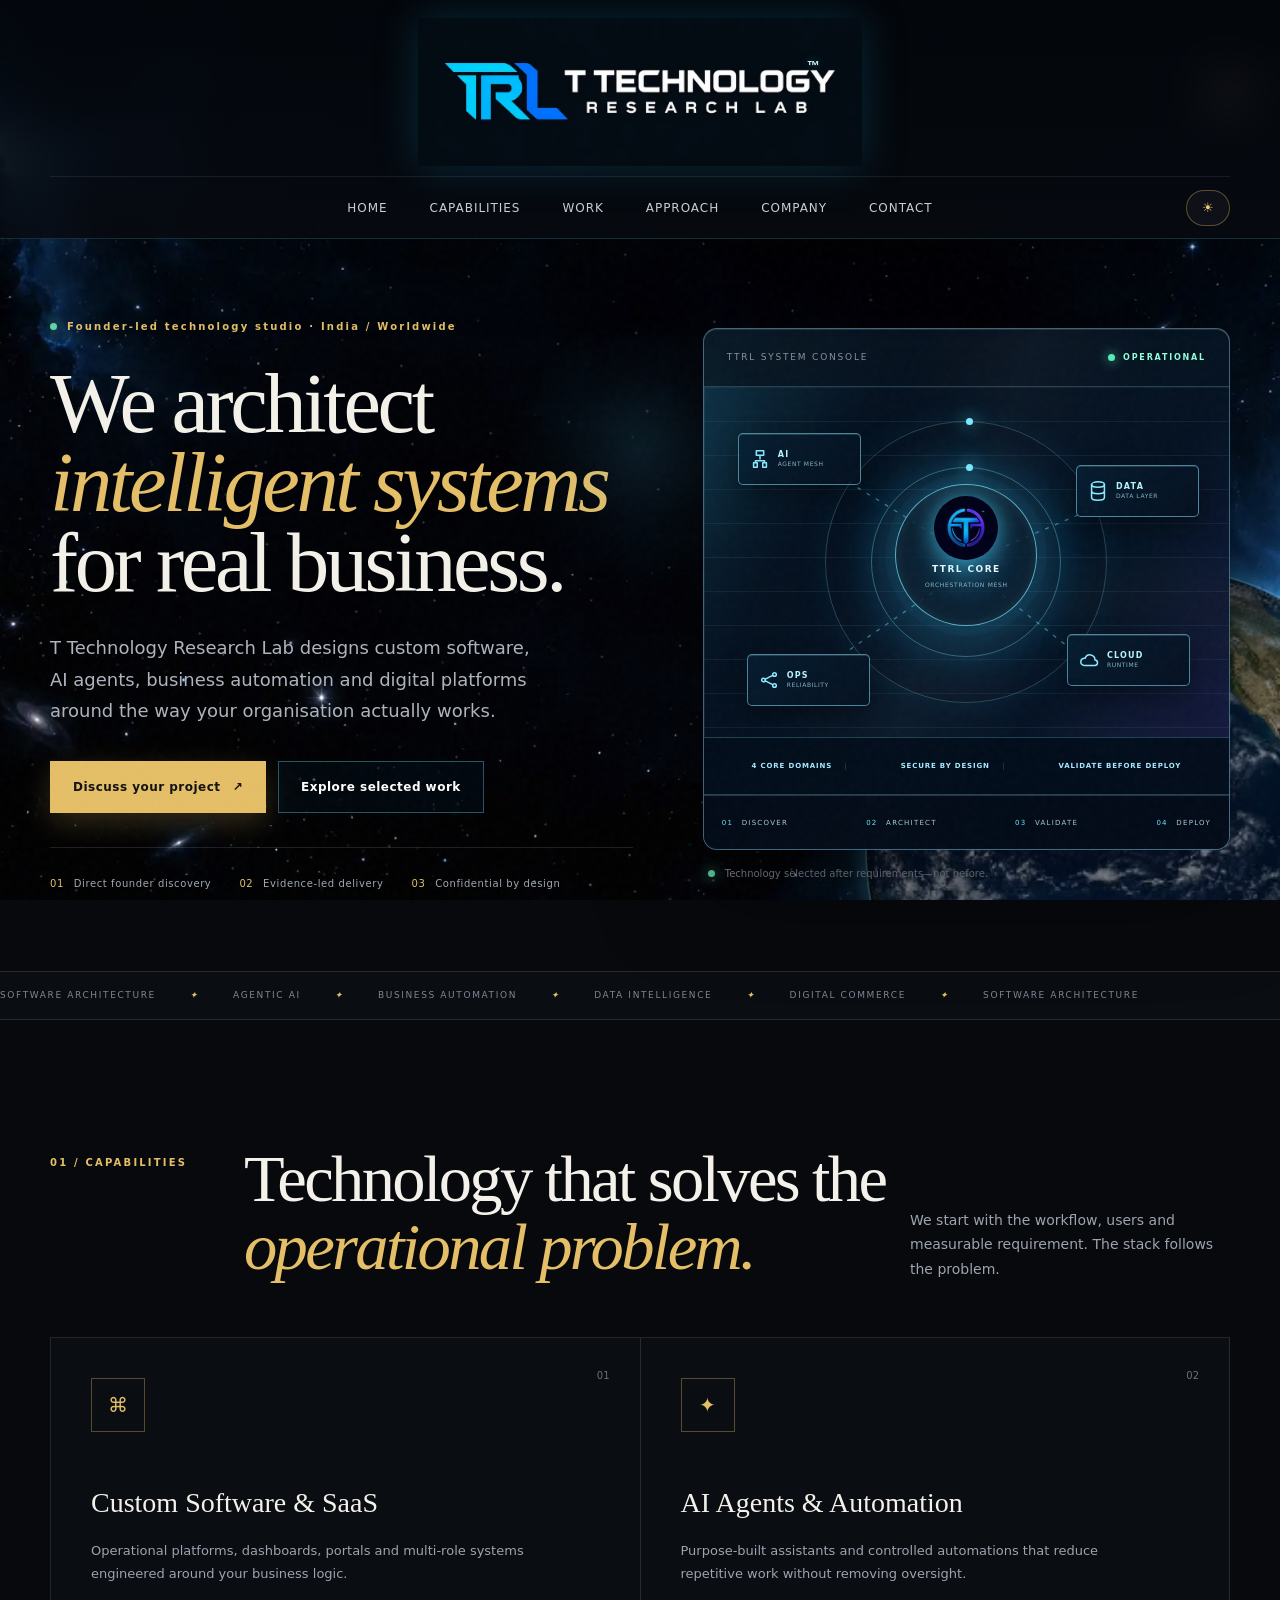
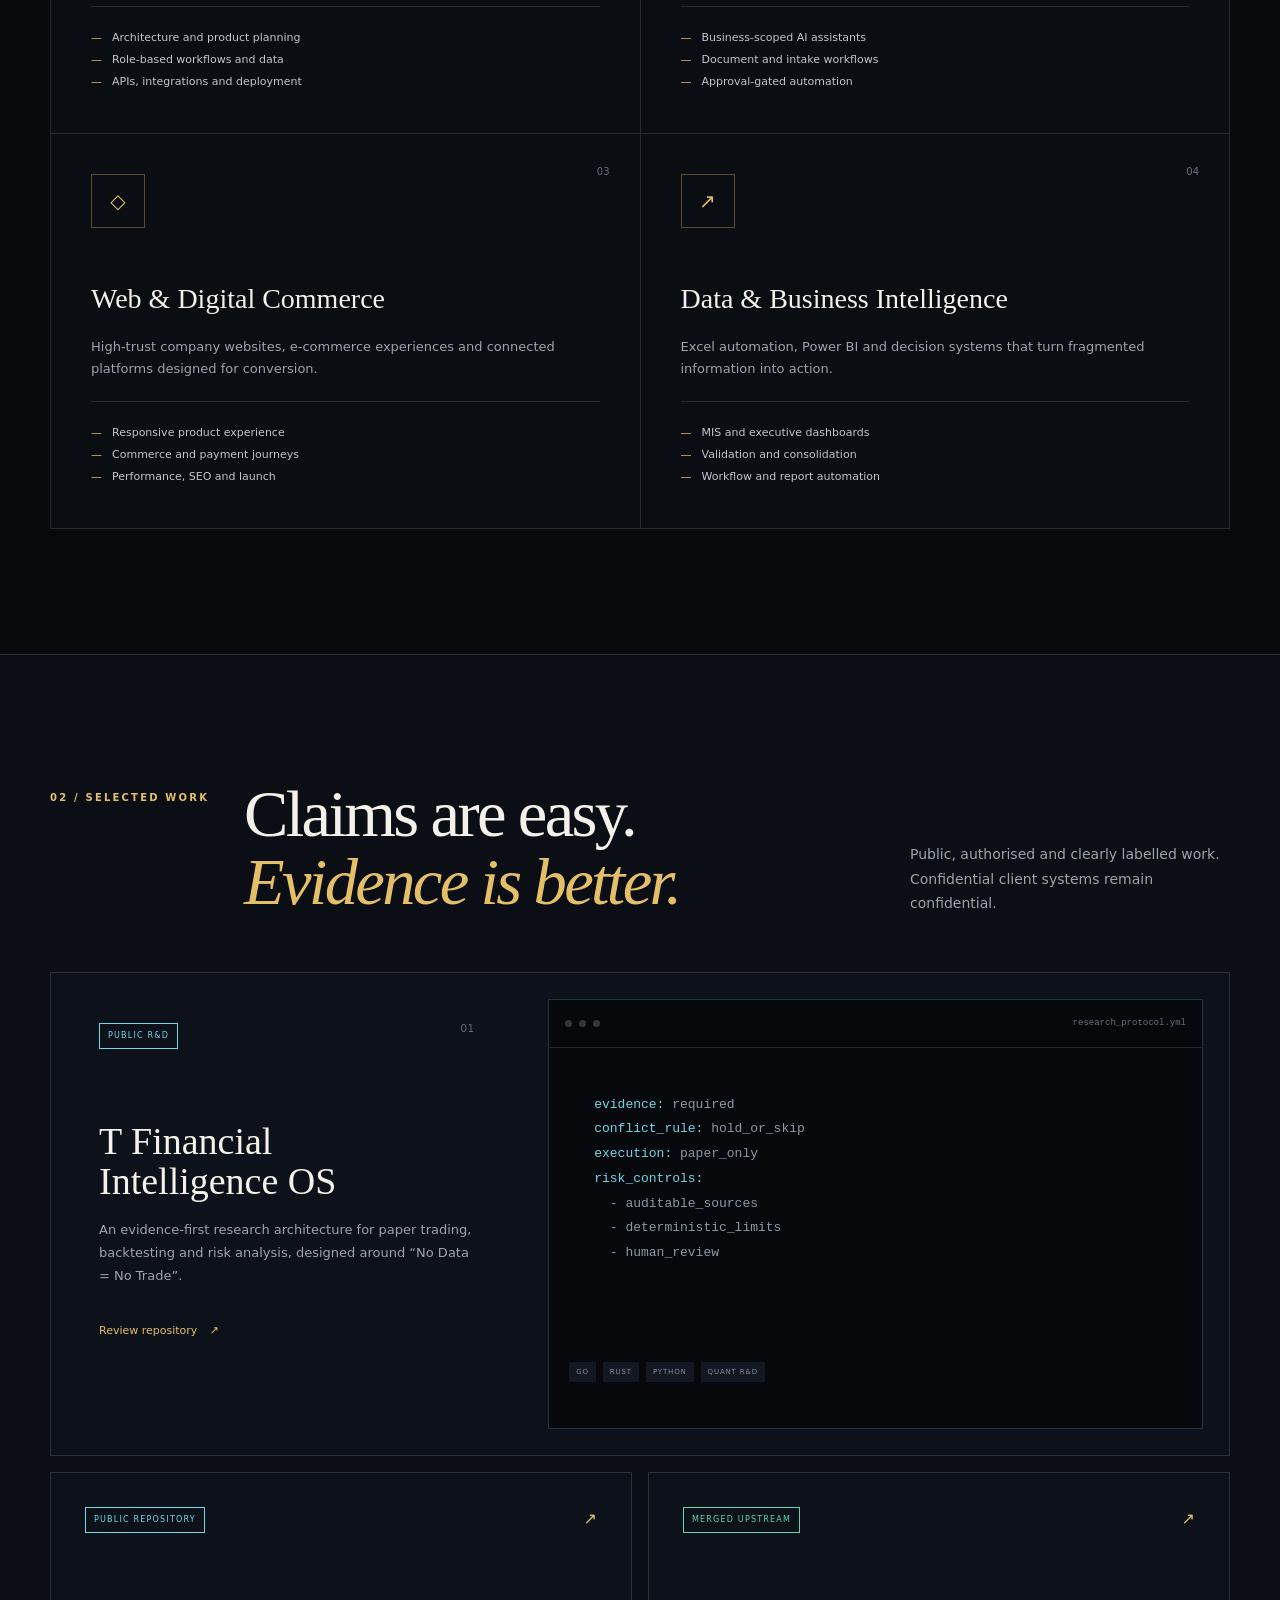
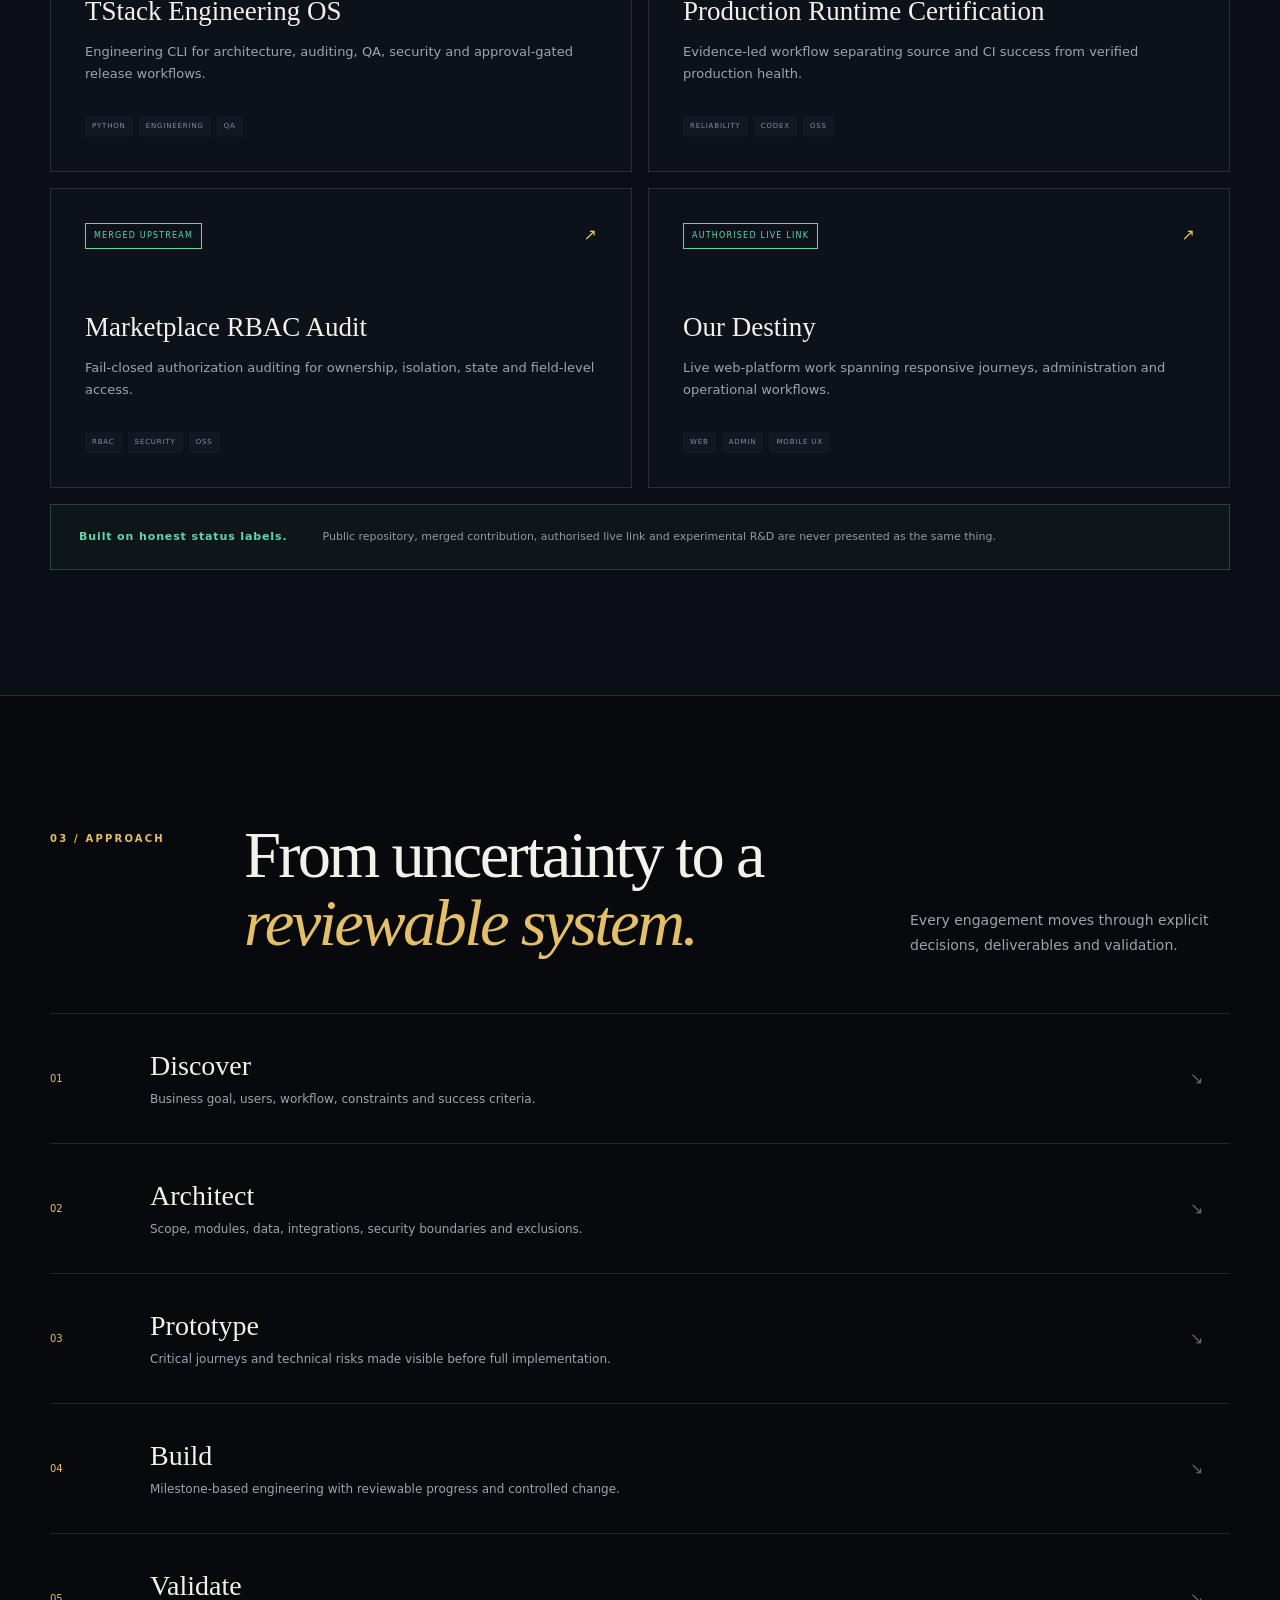
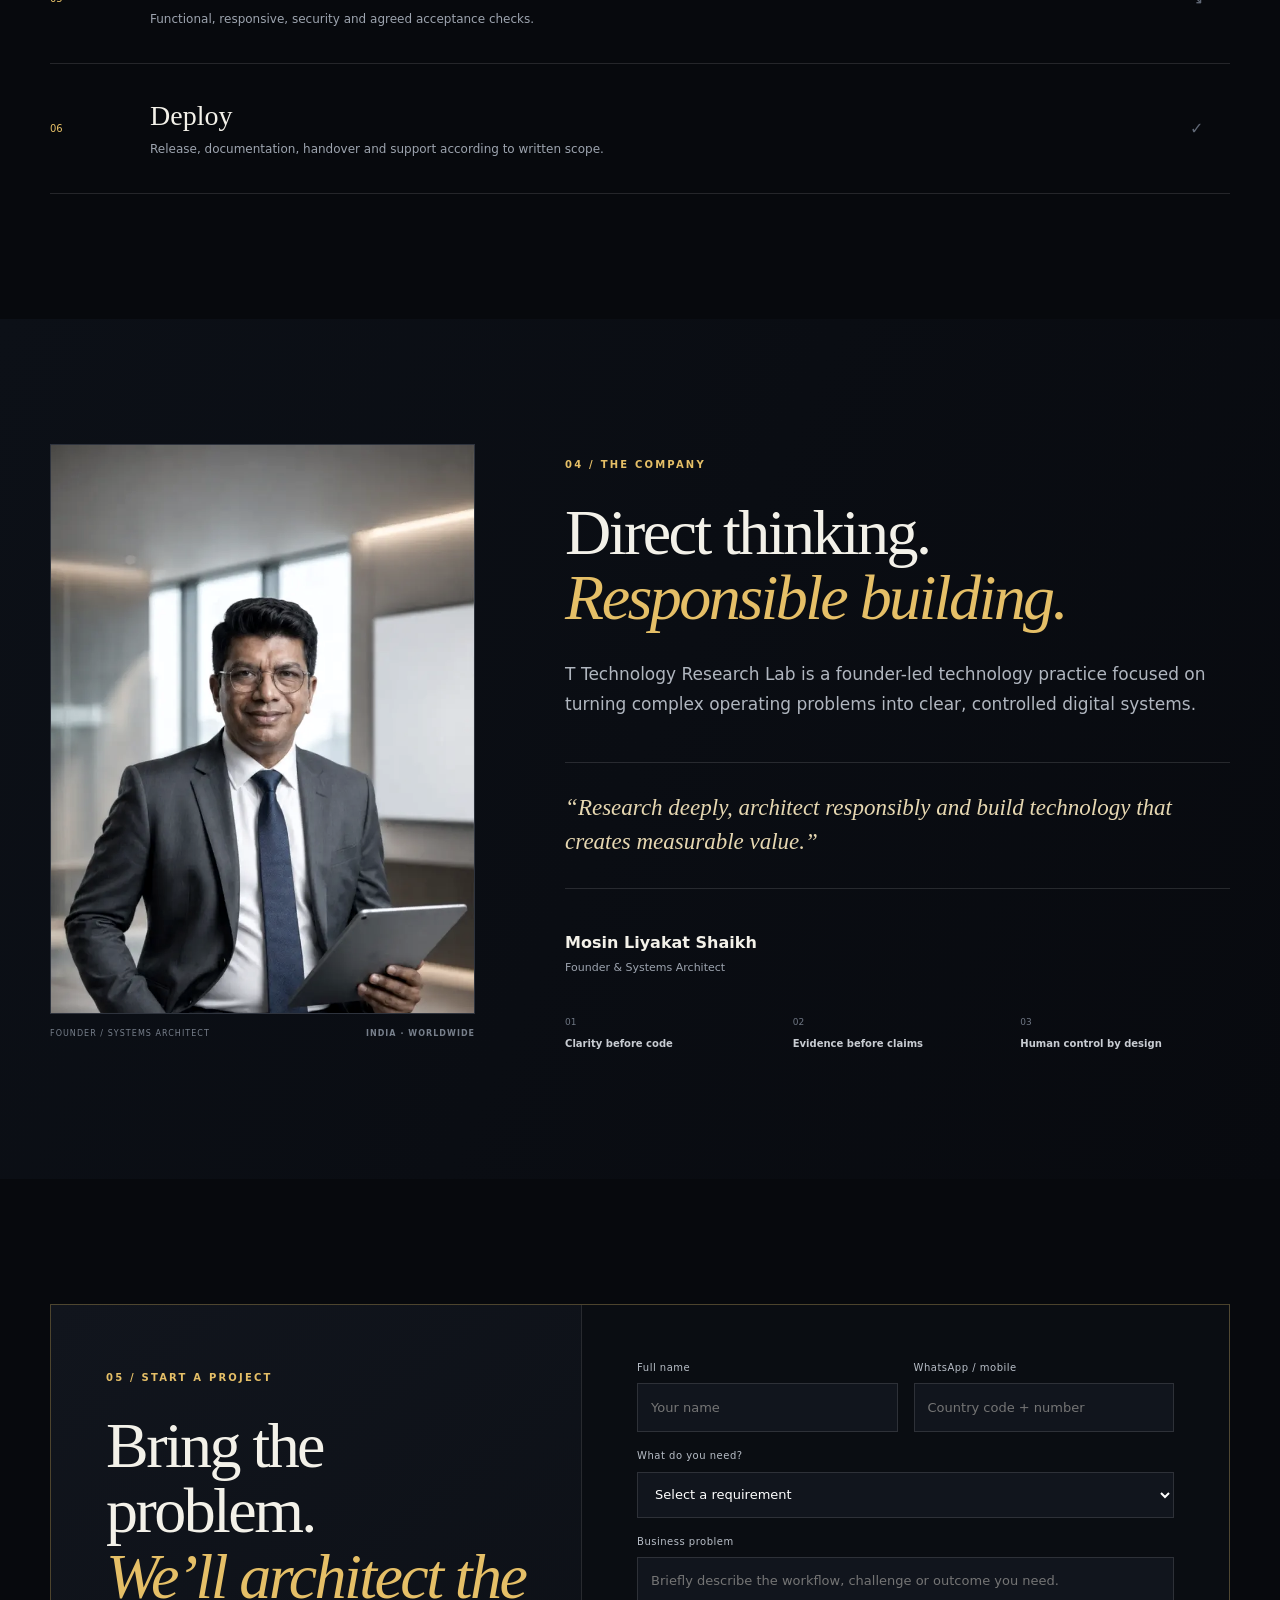
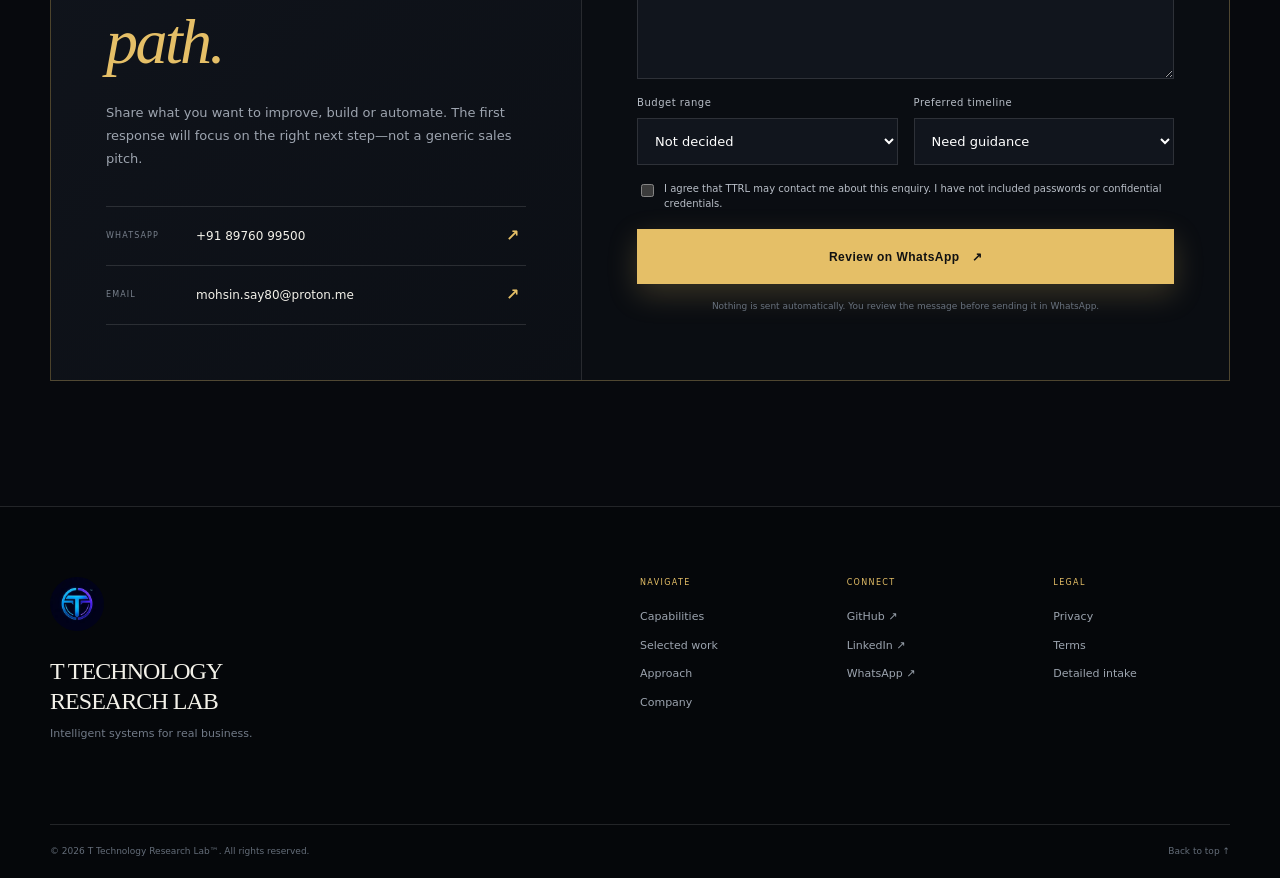
<file: index.html>
<!doctype html>
<html lang="en">
<head>
<meta charset="utf-8"><meta name="viewport" content="width=device-width,initial-scale=1,viewport-fit=cover"><meta name="referrer" content="strict-origin-when-cross-origin"><meta name="theme-color" content="#07090d">
<title>T Technology Research Lab | Software, AI &amp; Automation</title>
<meta name="description" content="T Technology Research Lab architects custom software, AI agents, business automation, data systems and digital platforms through founder-led discovery and evidence-led delivery.">
<link rel="canonical" href="https://mosinlshaikh.github.io/"><link rel="icon" type="image/webp" href="assets/logo.webp"><link rel="preload" as="image" href="assets/ttrl-logo-header-v1.webp" fetchpriority="high"><link rel="preload" as="image" href="assets/earth-texture.webp"><link rel="stylesheet" href="company.css?v=2">
<meta property="og:type" content="website"><meta property="og:title" content="T Technology Research Lab — Intelligent Systems for Real Business"><meta property="og:description" content="Custom software, AI agents, automation and digital platforms—architected around real operations."><meta property="og:url" content="https://mosinlshaikh.github.io/"><meta property="og:image" content="https://mosinlshaikh.github.io/assets/logo.webp">
<script type="application/ld+json">{"@context":"https://schema.org","@graph":[{"@type":["Organization","ProfessionalService"],"@id":"https://mosinlshaikh.github.io/#ttrl","name":"T Technology Research Lab","alternateName":"TTRL","url":"https://mosinlshaikh.github.io/","logo":"https://mosinlshaikh.github.io/assets/logo.webp","founder":{"@id":"https://mosinlshaikh.github.io/#mosin"},"email":"mohsin.say80@proton.me","telephone":"+91-89760-99500","areaServed":"Worldwide"},{"@type":"Person","@id":"https://mosinlshaikh.github.io/#mosin","name":"Mosin Liyakat Shaikh","jobTitle":"Founder and Systems Architect","worksFor":{"@id":"https://mosinlshaikh.github.io/#ttrl"},"sameAs":["https://github.com/mosinlshaikh","https://in.linkedin.com/in/mosin-shaikh-35ab00298"]}]}</script>
</head>
<body>
<a class="skip-link" href="#main">Skip to main content</a><div class="space-scene" aria-hidden="true"><div class="stars stars-a"></div><div class="stars stars-b"></div><div class="space-haze"></div><img class="solar-system" src="assets/ttrl-moon-sun-v1.webp" alt=""><canvas class="earth earth-natural" aria-hidden="true"></canvas></div><div class="cursor-glow" aria-hidden="true"></div>
<header class="site-header" id="top"><div class="shell header-inner">
<a class="brand" href="#top" aria-label="T Technology Research Lab home"><img src="assets/ttrl-logo-header-v1.webp" width="1086" height="362" alt="T Technology Research Lab"><span class="tm-mark" aria-label="Trademark">™</span></a>
<div class="nav-row"><button class="menu-button" type="button" aria-expanded="false" aria-controls="primary-menu"><span></span><span></span><span></span><b class="sr-only">Open menu</b></button><nav id="primary-menu" class="primary-menu" aria-label="Primary navigation"><a href="#top">Home</a><a href="#capabilities">Capabilities</a><a href="#work">Work</a><a href="#approach">Approach</a><a href="#company">Company</a><a href="#contact">Contact</a></nav><button class="theme-toggle" type="button" aria-label="Switch to light mode" title="Change colour theme"><span class="sun">☀</span><span class="moon-icon">◐</span></button></div>
</div></header>
<main id="main">
<section class="hero shell">
<div class="hero-copy reveal"><p class="kicker"><span></span> Founder-led technology studio · India / Worldwide</p><h1>We architect<br><em>intelligent systems</em><br>for real business.</h1><p class="hero-lede">T Technology Research Lab designs custom software, AI agents, business automation and digital platforms around the way your organisation actually works.</p><div class="hero-actions"><a class="button primary" href="#contact">Discuss your project <span>↗</span></a><a class="button quiet" href="#work">Explore selected work</a></div><div class="hero-trust"><span><i>01</i> Direct founder discovery</span><span><i>02</i> Evidence-led delivery</span><span><i>03</i> Confidential by design</span></div></div>
<div class="hero-visual reveal"><div class="system-card"><div class="system-top"><span>TTRL SYSTEM CONSOLE</span><b><i></i> OPERATIONAL</b></div><div class="system-core"><div class="system-grid"></div><svg class="system-links" viewBox="0 0 480 360" aria-hidden="true"><path d="M109 92 207 152M375 123 274 166M358 278 273 211M120 270 210 208"/></svg><div class="orbit o1"></div><div class="orbit o2"></div><div class="core-mark"><img src="assets/logo.webp" alt="" width="98" height="98"><span>TTRL CORE</span><small>ORCHESTRATION MESH</small></div><span class="node n1"><svg viewBox="0 0 24 24" aria-hidden="true"><path d="M8 3h8v5H8zM5 16h4v5H5zM15 16h4v5h-4zM12 8v4M7 16v-2h10v2"/></svg><span><b>AI</b><small>AGENT MESH</small></span></span><span class="node n2"><svg viewBox="0 0 24 24" aria-hidden="true"><ellipse cx="12" cy="5" rx="7" ry="3"/><path d="M5 5v7c0 1.7 3.1 3 7 3s7-1.3 7-3V5M5 12v7c0 1.7 3.1 3 7 3s7-1.3 7-3v-7"/></svg><span><b>DATA</b><small>DATA LAYER</small></span></span><span class="node n3"><svg viewBox="0 0 24 24" aria-hidden="true"><path d="M7 18a4 4 0 1 1 .8-7.92A5.5 5.5 0 0 1 18.5 12 3 3 0 1 1 18 18Z"/></svg><span><b>CLOUD</b><small>RUNTIME</small></span></span><span class="node n4"><svg viewBox="0 0 24 24" aria-hidden="true"><circle cx="6" cy="12" r="2"/><circle cx="18" cy="6" r="2"/><circle cx="18" cy="18" r="2"/><path d="m8 11 8-4M8 13l8 4"/></svg><span><b>OPS</b><small>RELIABILITY</small></span></span></div><div class="system-metrics"><span>4 CORE DOMAINS</span><span>SECURE BY DESIGN</span><span>VALIDATE BEFORE DEPLOY</span></div><div class="system-foot"><span><i>01</i> DISCOVER</span><span><i>02</i> ARCHITECT</span><span><i>03</i> VALIDATE</span><span><i>04</i> DEPLOY</span></div></div><p class="visual-note"><span></span> Technology selected after requirements—not before.</p></div>
</section>
<section class="signal-strip"><div class="marquee"><span>SOFTWARE ARCHITECTURE</span><i>✦</i><span>AGENTIC AI</span><i>✦</i><span>BUSINESS AUTOMATION</span><i>✦</i><span>DATA INTELLIGENCE</span><i>✦</i><span>DIGITAL COMMERCE</span><i>✦</i><span>SOFTWARE ARCHITECTURE</span></div></section>

<section class="section shell" id="capabilities"><div class="section-heading reveal"><p class="section-index">01 / CAPABILITIES</p><h2>Technology that solves the<br><em>operational problem.</em></h2><p>We start with the workflow, users and measurable requirement. The stack follows the problem.</p></div>
<div class="capability-grid">
<article class="capability reveal"><span class="cap-number">01</span><div class="cap-icon">⌘</div><h3>Custom Software &amp; SaaS</h3><p>Operational platforms, dashboards, portals and multi-role systems engineered around your business logic.</p><ul><li>Architecture and product planning</li><li>Role-based workflows and data</li><li>APIs, integrations and deployment</li></ul></article>
<article class="capability reveal"><span class="cap-number">02</span><div class="cap-icon">✦</div><h3>AI Agents &amp; Automation</h3><p>Purpose-built assistants and controlled automations that reduce repetitive work without removing oversight.</p><ul><li>Business-scoped AI assistants</li><li>Document and intake workflows</li><li>Approval-gated automation</li></ul></article>
<article class="capability reveal"><span class="cap-number">03</span><div class="cap-icon">◇</div><h3>Web &amp; Digital Commerce</h3><p>High-trust company websites, e-commerce experiences and connected platforms designed for conversion.</p><ul><li>Responsive product experience</li><li>Commerce and payment journeys</li><li>Performance, SEO and launch</li></ul></article>
<article class="capability reveal"><span class="cap-number">04</span><div class="cap-icon">↗</div><h3>Data &amp; Business Intelligence</h3><p>Excel automation, Power BI and decision systems that turn fragmented information into action.</p><ul><li>MIS and executive dashboards</li><li>Validation and consolidation</li><li>Workflow and report automation</li></ul></article>
</div></section>

<section class="section work-section" id="work"><div class="shell"><div class="section-heading reveal"><p class="section-index">02 / SELECTED WORK</p><h2>Claims are easy.<br><em>Evidence is better.</em></h2><p>Public, authorised and clearly labelled work. Confidential client systems remain confidential.</p></div>
<div class="featured-project reveal"><div class="project-intro"><span class="status public-status">PUBLIC R&amp;D</span><p class="project-no">01</p><h3>T Financial<br>Intelligence OS</h3><p>An evidence-first research architecture for paper trading, backtesting and risk analysis, designed around “No Data = No Trade”.</p><a href="https://github.com/mosinlshaikh/T" target="_blank" rel="noopener noreferrer">Review repository <span>↗</span></a></div><div class="project-terminal"><div class="terminal-bar"><i></i><i></i><i></i><span>research_protocol.yml</span></div><pre><code><b>evidence:</b> required
<b>conflict_rule:</b> hold_or_skip
<b>execution:</b> paper_only
<b>risk_controls:</b>
  - auditable_sources
  - deterministic_limits
  - human_review</code></pre><div class="terminal-stack"><span>GO</span><span>RUST</span><span>PYTHON</span><span>QUANT R&amp;D</span></div></div></div>
<div class="project-grid">
<a class="project-card reveal" href="https://github.com/mosinlshaikh/tstack" target="_blank" rel="noopener noreferrer"><div><span class="status public-status">PUBLIC REPOSITORY</span><span class="arrow">↗</span></div><h3>TStack Engineering OS</h3><p>Engineering CLI for architecture, auditing, QA, security and approval-gated release workflows.</p><footer><span>PYTHON</span><span>ENGINEERING</span><span>QA</span></footer></a>
<a class="project-card reveal" href="https://github.com/sickn33/agentic-awesome-skills/pull/1430" target="_blank" rel="noopener noreferrer"><div><span class="status merged-status">MERGED UPSTREAM</span><span class="arrow">↗</span></div><h3>Production Runtime Certification</h3><p>Evidence-led workflow separating source and CI success from verified production health.</p><footer><span>RELIABILITY</span><span>CODEX</span><span>OSS</span></footer></a>
<a class="project-card reveal" href="https://github.com/sickn33/agentic-awesome-skills/pull/1432" target="_blank" rel="noopener noreferrer"><div><span class="status merged-status">MERGED UPSTREAM</span><span class="arrow">↗</span></div><h3>Marketplace RBAC Audit</h3><p>Fail-closed authorization auditing for ownership, isolation, state and field-level access.</p><footer><span>RBAC</span><span>SECURITY</span><span>OSS</span></footer></a>
<a class="project-card reveal" href="https://ourdestiny.co.in/" target="_blank" rel="noopener noreferrer"><div><span class="status live-status">AUTHORISED LIVE LINK</span><span class="arrow">↗</span></div><h3>Our Destiny</h3><p>Live web-platform work spanning responsive journeys, administration and operational workflows.</p><footer><span>WEB</span><span>ADMIN</span><span>MOBILE UX</span></footer></a>
</div><div class="honesty-note reveal"><strong>Built on honest status labels.</strong><p>Public repository, merged contribution, authorised live link and experimental R&amp;D are never presented as the same thing.</p></div></div></section>

<section class="section shell" id="approach"><div class="section-heading reveal"><p class="section-index">03 / APPROACH</p><h2>From uncertainty to a<br><em>reviewable system.</em></h2><p>Every engagement moves through explicit decisions, deliverables and validation.</p></div>
<ol class="process-list"><li class="reveal"><span>01</span><div><h3>Discover</h3><p>Business goal, users, workflow, constraints and success criteria.</p></div><b>↘</b></li><li class="reveal"><span>02</span><div><h3>Architect</h3><p>Scope, modules, data, integrations, security boundaries and exclusions.</p></div><b>↘</b></li><li class="reveal"><span>03</span><div><h3>Prototype</h3><p>Critical journeys and technical risks made visible before full implementation.</p></div><b>↘</b></li><li class="reveal"><span>04</span><div><h3>Build</h3><p>Milestone-based engineering with reviewable progress and controlled change.</p></div><b>↘</b></li><li class="reveal"><span>05</span><div><h3>Validate</h3><p>Functional, responsive, security and agreed acceptance checks.</p></div><b>↘</b></li><li class="reveal"><span>06</span><div><h3>Deploy</h3><p>Release, documentation, handover and support according to written scope.</p></div><b>✓</b></li></ol></section>

<section class="section founder-section" id="company"><div class="shell founder-grid"><div class="founder-photo reveal"><div class="photo-frame"><img src="assets/portrait.webp" width="720" height="1200" alt="Mosin Liyakat Shaikh, Founder and Systems Architect at TTRL" loading="lazy"></div><div class="photo-caption"><span>FOUNDER / SYSTEMS ARCHITECT</span><b>INDIA · WORLDWIDE</b></div></div><div class="founder-copy reveal"><p class="section-index">04 / THE COMPANY</p><h2>Direct thinking.<br><em>Responsible building.</em></h2><p class="founder-lede">T Technology Research Lab is a founder-led technology practice focused on turning complex operating problems into clear, controlled digital systems.</p><blockquote>“Research deeply, architect responsibly and build technology that creates measurable value.”</blockquote><div class="founder-name"><strong>Mosin Liyakat Shaikh</strong><span>Founder &amp; Systems Architect</span></div><div class="principles"><span>01<br><b>Clarity before code</b></span><span>02<br><b>Evidence before claims</b></span><span>03<br><b>Human control by design</b></span></div></div></div></section>

<section class="section shell" id="contact"><div class="contact-panel reveal"><div class="contact-copy"><p class="section-index">05 / START A PROJECT</p><h2>Bring the problem.<br><em>We’ll architect the path.</em></h2><p>Share what you want to improve, build or automate. The first response will focus on the right next step—not a generic sales pitch.</p><div class="contact-options"><a href="https://wa.me/918976099500" target="_blank" rel="noopener noreferrer"><span>WHATSAPP</span><strong>+91 89760 99500</strong><b>↗</b></a><a href="mailto:mohsin.say80@proton.me"><span>EMAIL</span><strong>mohsin.say80@proton.me</strong><b>↗</b></a></div></div>
<form class="project-form" id="project-form"><label>Full name<input name="name" autocomplete="name" required placeholder="Your name"></label><label>WhatsApp / mobile<input name="phone" autocomplete="tel" required placeholder="Country code + number"></label><label class="full">What do you need?<select name="need" required><option value="">Select a requirement</option><option>Custom software or SaaS</option><option>AI agent or automation</option><option>Business website or e-commerce</option><option>Data, Excel or Power BI</option><option>Architecture or technical audit</option></select></label><label class="full">Business problem<textarea name="problem" required placeholder="Briefly describe the workflow, challenge or outcome you need."></textarea></label><label>Budget range<select name="budget"><option>Not decided</option><option>Under ₹1 lakh</option><option>₹1–5 lakh</option><option>₹5–15 lakh</option><option>₹15 lakh+</option></select></label><label>Preferred timeline<select name="timeline"><option>Need guidance</option><option>Within 1 month</option><option>1–3 months</option><option>3–6 months</option><option>6+ months</option></select></label><label class="consent full"><input type="checkbox" required><span>I agree that TTRL may contact me about this enquiry. I have not included passwords or confidential credentials.</span></label><button class="button primary full" type="submit">Review on WhatsApp <span>↗</span></button><p class="form-note full">Nothing is sent automatically. You review the message before sending it in WhatsApp.</p></form></div></section>
</main>
<footer class="site-footer"><div class="shell footer-top"><div class="footer-brand"><img src="assets/logo.webp" width="54" height="54" alt=""><h2>T TECHNOLOGY<br>RESEARCH LAB</h2><p>Intelligent systems for real business.</p></div><div class="footer-links"><div><span>NAVIGATE</span><a href="#capabilities">Capabilities</a><a href="#work">Selected work</a><a href="#approach">Approach</a><a href="#company">Company</a></div><div><span>CONNECT</span><a href="https://github.com/mosinlshaikh" target="_blank" rel="noopener noreferrer">GitHub ↗</a><a href="https://in.linkedin.com/in/mosin-shaikh-35ab00298" target="_blank" rel="noopener noreferrer">LinkedIn ↗</a><a href="https://wa.me/918976099500" target="_blank" rel="noopener noreferrer">WhatsApp ↗</a></div><div><span>LEGAL</span><a href="privacy.html">Privacy</a><a href="terms.html">Terms</a><a href="intake.html">Detailed intake</a></div></div></div><div class="shell footer-bottom"><p>© 2026 T Technology Research Lab™. All rights reserved.</p><a href="#top">Back to top ↑</a></div></footer>
<script src="company.js?v=2" defer></script>
</body></html>
</file>
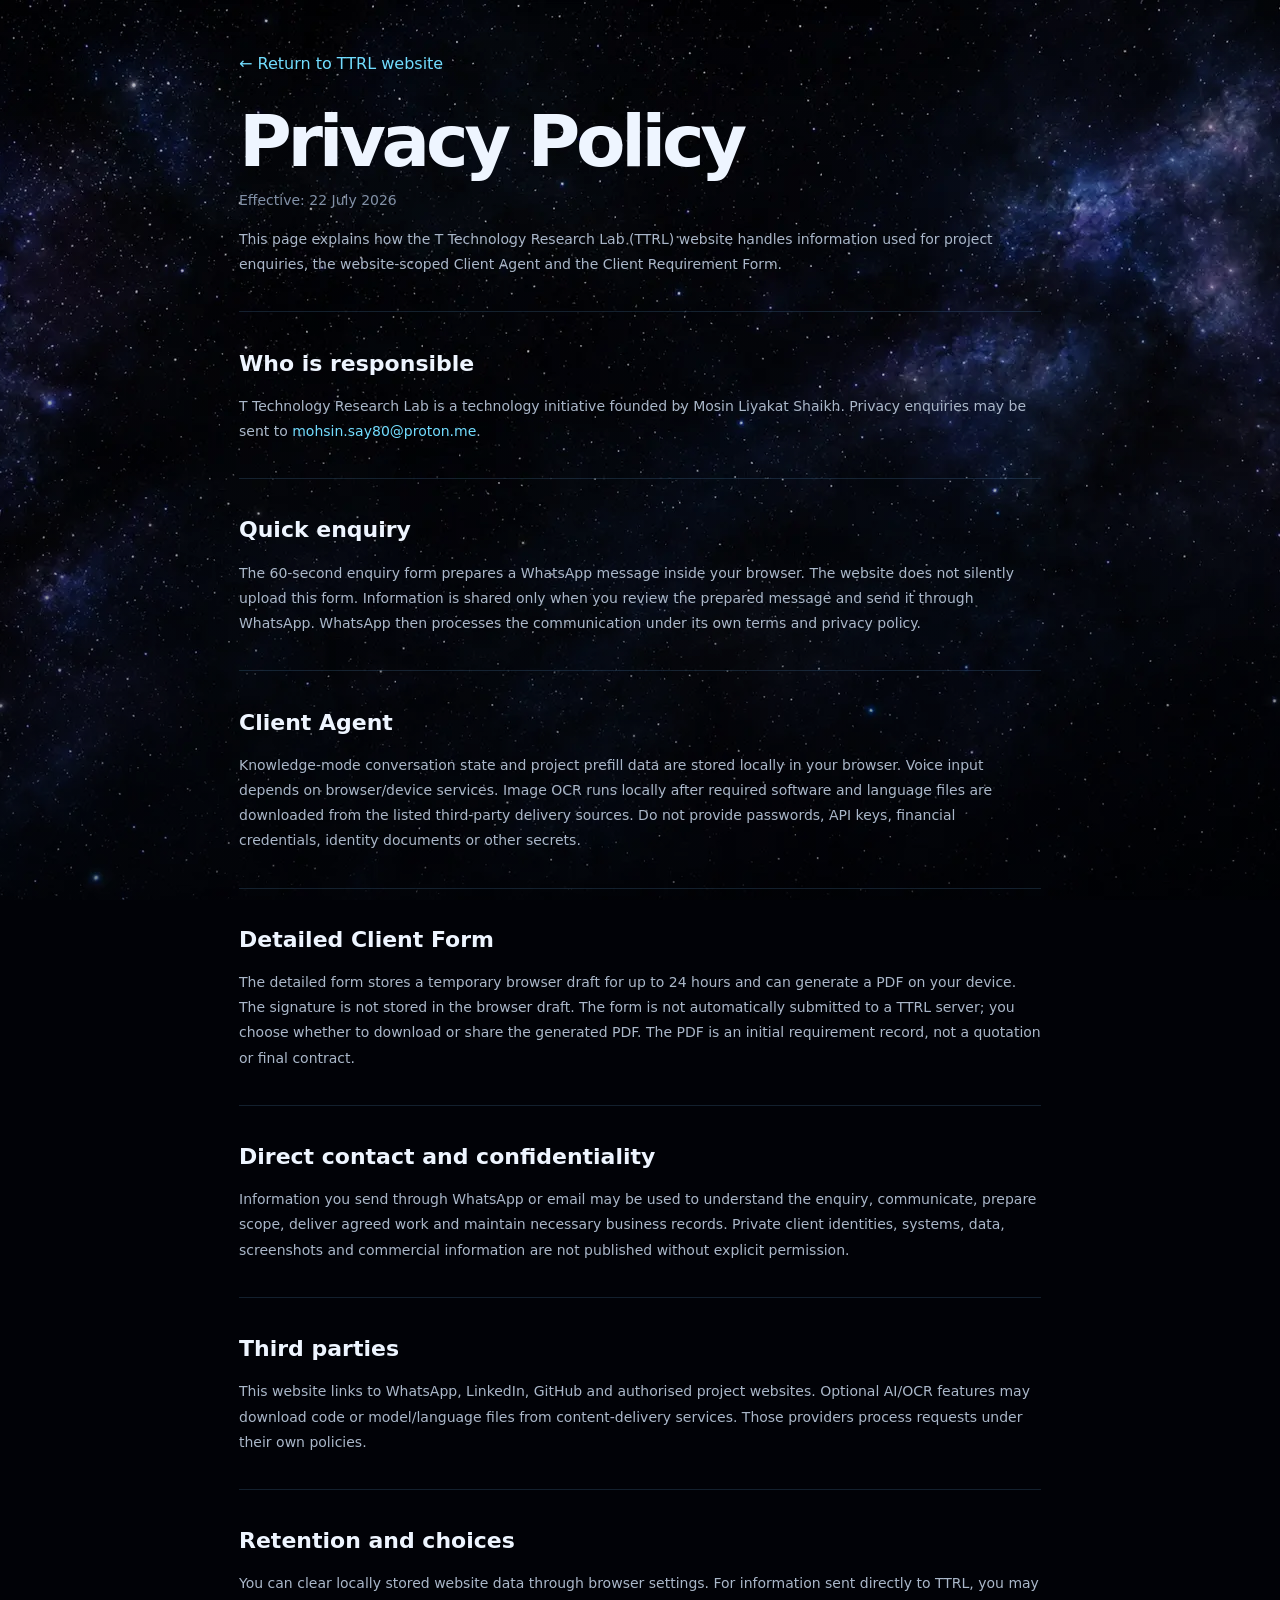
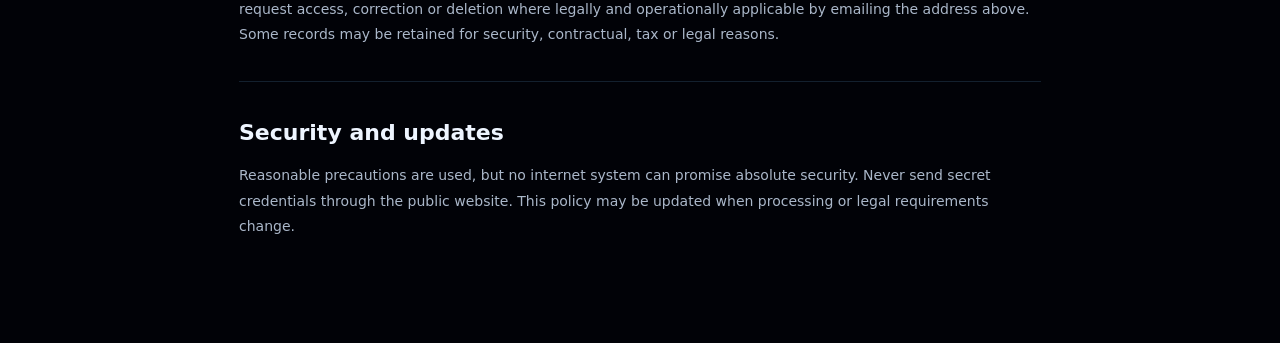
<file: privacy.html>
<!doctype html><html lang="en"><head><meta charset="utf-8"><meta name="viewport" content="width=device-width,initial-scale=1"><meta name="robots" content="index,follow"><link rel="canonical" href="https://mosinlshaikh.github.io/privacy.html"><title>Privacy Policy | T Technology Research Lab</title><meta name="description" content="Privacy information for the TTRL website, Client Agent and project enquiry tools."><link rel="icon" type="image/webp" href="assets/logo.webp"><link rel="stylesheet" href="site.css?v=20260722-4"><style>.legal{max-width:850px;margin:0 auto;padding:54px 24px 90px}.legal>a{color:#55eaff}.legal h1{font-size:clamp(38px,7vw,72px);margin:36px 0 12px}.legal .updated{color:#8291a7}.legal section{margin-top:34px;padding-top:20px;border-top:1px solid rgba(120,195,255,.16)}.legal h2{font-size:22px}.legal p,.legal li{color:#aab7c9;line-height:1.8;font-size:14px}.legal a{color:#72ddff}</style></head><body><main class="legal"><a href="index.html">← Return to TTRL website</a><h1>Privacy Policy</h1><p class="updated">Effective: 22 July 2026</p><p>This page explains how the T Technology Research Lab (TTRL) website handles information used for project enquiries, the website-scoped Client Agent and the Client Requirement Form.</p><section><h2>Who is responsible</h2><p>T Technology Research Lab is a technology initiative founded by Mosin Liyakat Shaikh. Privacy enquiries may be sent to <a href="mailto:mohsin.say80@proton.me">mohsin.say80@proton.me</a>.</p></section><section><h2>Quick enquiry</h2><p>The 60-second enquiry form prepares a WhatsApp message inside your browser. The website does not silently upload this form. Information is shared only when you review the prepared message and send it through WhatsApp. WhatsApp then processes the communication under its own terms and privacy policy.</p></section><section><h2>Client Agent</h2><p>Knowledge-mode conversation state and project prefill data are stored locally in your browser. Voice input depends on browser/device services. Image OCR runs locally after required software and language files are downloaded from the listed third-party delivery sources. Do not provide passwords, API keys, financial credentials, identity documents or other secrets.</p></section><section><h2>Detailed Client Form</h2><p>The detailed form stores a temporary browser draft for up to 24 hours and can generate a PDF on your device. The signature is not stored in the browser draft. The form is not automatically submitted to a TTRL server; you choose whether to download or share the generated PDF. The PDF is an initial requirement record, not a quotation or final contract.</p></section><section><h2>Direct contact and confidentiality</h2><p>Information you send through WhatsApp or email may be used to understand the enquiry, communicate, prepare scope, deliver agreed work and maintain necessary business records. Private client identities, systems, data, screenshots and commercial information are not published without explicit permission.</p></section><section><h2>Third parties</h2><p>This website links to WhatsApp, LinkedIn, GitHub and authorised project websites. Optional AI/OCR features may download code or model/language files from content-delivery services. Those providers process requests under their own policies.</p></section><section><h2>Retention and choices</h2><p>You can clear locally stored website data through browser settings. For information sent directly to TTRL, you may request access, correction or deletion where legally and operationally applicable by emailing the address above. Some records may be retained for security, contractual, tax or legal reasons.</p></section><section><h2>Security and updates</h2><p>Reasonable precautions are used, but no internet system can promise absolute security. Never send secret credentials through the public website. This policy may be updated when processing or legal requirements change.</p></section></main></body></html>
</file>
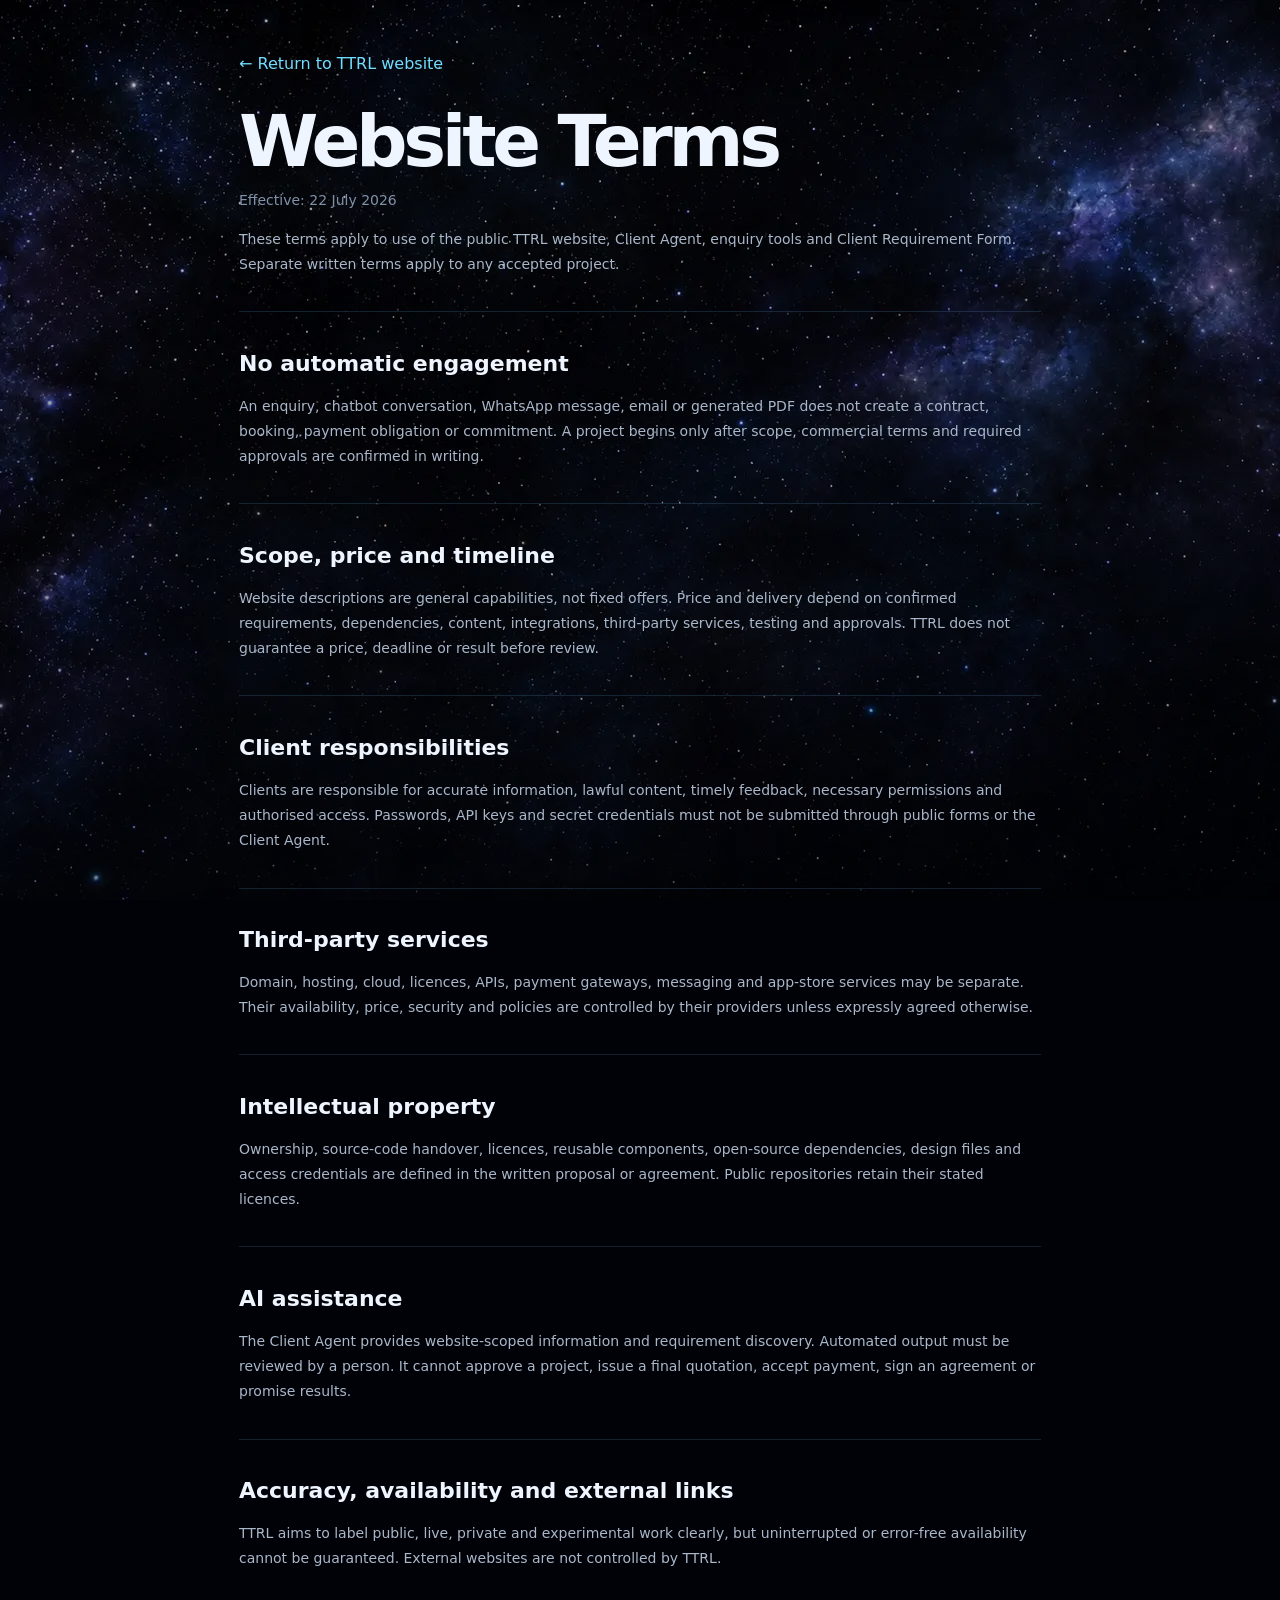
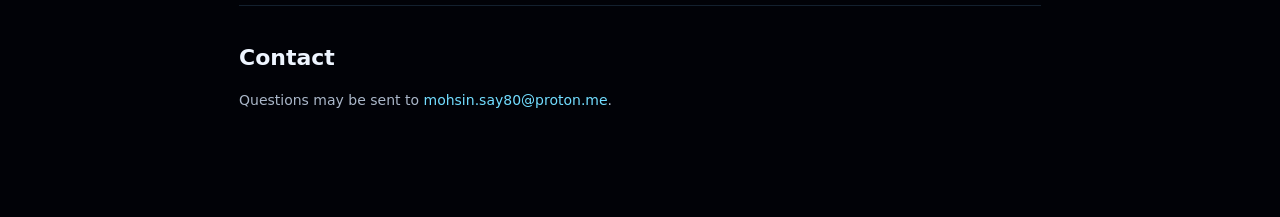
<file: terms.html>
<!doctype html><html lang="en"><head><meta charset="utf-8"><meta name="viewport" content="width=device-width,initial-scale=1"><meta name="robots" content="index,follow"><link rel="canonical" href="https://mosinlshaikh.github.io/terms.html"><title>Website Terms | T Technology Research Lab</title><meta name="description" content="Website, enquiry and project-information terms for T Technology Research Lab."><link rel="icon" type="image/webp" href="assets/logo.webp"><link rel="stylesheet" href="site.css?v=20260722-4"><style>.legal{max-width:850px;margin:0 auto;padding:54px 24px 90px}.legal>a{color:#55eaff}.legal h1{font-size:clamp(38px,7vw,72px);margin:36px 0 12px}.legal .updated{color:#8291a7}.legal section{margin-top:34px;padding-top:20px;border-top:1px solid rgba(120,195,255,.16)}.legal h2{font-size:22px}.legal p,.legal li{color:#aab7c9;line-height:1.8;font-size:14px}.legal a{color:#72ddff}</style></head><body><main class="legal"><a href="index.html">← Return to TTRL website</a><h1>Website Terms</h1><p class="updated">Effective: 22 July 2026</p><p>These terms apply to use of the public TTRL website, Client Agent, enquiry tools and Client Requirement Form. Separate written terms apply to any accepted project.</p><section><h2>No automatic engagement</h2><p>An enquiry, chatbot conversation, WhatsApp message, email or generated PDF does not create a contract, booking, payment obligation or commitment. A project begins only after scope, commercial terms and required approvals are confirmed in writing.</p></section><section><h2>Scope, price and timeline</h2><p>Website descriptions are general capabilities, not fixed offers. Price and delivery depend on confirmed requirements, dependencies, content, integrations, third-party services, testing and approvals. TTRL does not guarantee a price, deadline or result before review.</p></section><section><h2>Client responsibilities</h2><p>Clients are responsible for accurate information, lawful content, timely feedback, necessary permissions and authorised access. Passwords, API keys and secret credentials must not be submitted through public forms or the Client Agent.</p></section><section><h2>Third-party services</h2><p>Domain, hosting, cloud, licences, APIs, payment gateways, messaging and app-store services may be separate. Their availability, price, security and policies are controlled by their providers unless expressly agreed otherwise.</p></section><section><h2>Intellectual property</h2><p>Ownership, source-code handover, licences, reusable components, open-source dependencies, design files and access credentials are defined in the written proposal or agreement. Public repositories retain their stated licences.</p></section><section><h2>AI assistance</h2><p>The Client Agent provides website-scoped information and requirement discovery. Automated output must be reviewed by a person. It cannot approve a project, issue a final quotation, accept payment, sign an agreement or promise results.</p></section><section><h2>Accuracy, availability and external links</h2><p>TTRL aims to label public, live, private and experimental work clearly, but uninterrupted or error-free availability cannot be guaranteed. External websites are not controlled by TTRL.</p></section><section><h2>Contact</h2><p>Questions may be sent to <a href="mailto:mohsin.say80@proton.me">mohsin.say80@proton.me</a>.</p></section></main></body></html>
</file>
<file: company.css>
:root{--ink:#07090d;--panel:#0d1118;--panel2:#111722;--text:#f3f1e9;--muted:#9da4af;--line:rgba(255,255,255,.12);--gold:#e5bf67;--cyan:#70d8e8;--green:#62d6a8;--shell:min(1180px,calc(100% - 48px));font-family:Inter,ui-sans-serif,system-ui,-apple-system,BlinkMacSystemFont,"Segoe UI",sans-serif;color-scheme:dark}
*{box-sizing:border-box}html{scroll-behavior:smooth}body{margin:0;background:var(--ink);color:var(--text);font-size:16px;line-height:1.5;overflow-x:hidden}body:before{content:"";position:fixed;inset:0;pointer-events:none;opacity:.035;background-image:url("data:image/svg+xml,%3Csvg viewBox='0 0 180 180' xmlns='http://www.w3.org/2000/svg'%3E%3Cfilter id='n'%3E%3CfeTurbulence type='fractalNoise' baseFrequency='.8' numOctaves='4' stitchTiles='stitch'/%3E%3C/filter%3E%3Crect width='100%25' height='100%25' filter='url(%23n)' opacity='.7'/%3E%3C/svg%3E");z-index:20}.shell{width:var(--shell);margin-inline:auto}.sr-only{position:absolute;width:1px;height:1px;padding:0;margin:-1px;overflow:hidden;clip:rect(0,0,0,0);white-space:nowrap;border:0}.skip-link{position:fixed;left:16px;top:-70px;z-index:99;padding:12px 18px;background:var(--gold);color:#111;text-decoration:none}.skip-link:focus{top:16px}.ambient{position:absolute;border-radius:50%;filter:blur(120px);pointer-events:none;opacity:.13}.ambient.one{width:500px;height:500px;right:-150px;top:80px;background:var(--cyan)}.ambient.two{width:420px;height:420px;left:-250px;top:760px;background:var(--gold)}
a{color:inherit}.site-header{position:relative;z-index:30;border-bottom:1px solid var(--line);background:rgba(7,9,13,.82);backdrop-filter:blur(18px)}.nav-wrap{min-height:82px;display:flex;align-items:center;gap:30px}.brand{display:flex;align-items:center;gap:12px;text-decoration:none;margin-right:auto}.brand img{border-radius:50%;filter:drop-shadow(0 0 14px rgba(112,216,232,.22))}.brand strong,.brand small{display:block;letter-spacing:.15em}.brand strong{font-size:12px}.brand small{font-size:9px;color:var(--muted);margin-top:2px}.primary-menu{display:flex;align-items:center;gap:28px}.primary-menu a{font-size:12px;color:#c0c5cd;text-decoration:none;transition:.2s}.primary-menu a:hover{color:#fff}.nav-cta{border:1px solid rgba(229,191,103,.42);padding:12px 16px;text-decoration:none;color:#f2d995;font-size:12px;letter-spacing:.04em}.nav-cta span,.button span{margin-left:12px}.menu-button{display:none;background:none;border:0;width:44px;height:44px;padding:11px}.menu-button span{display:block;height:1px;background:white;margin:5px}
.hero{min-height:calc(100vh - 83px);display:grid;grid-template-columns:1.05fr .95fr;align-items:center;gap:70px;padding-block:80px}.kicker,.section-index{font-size:10px;letter-spacing:.22em;color:var(--gold);font-weight:700}.kicker{display:flex;align-items:center;gap:10px}.kicker>span,.visual-note>span{width:7px;height:7px;border-radius:50%;background:var(--green);box-shadow:0 0 14px var(--green)}h1,h2,h3,p{margin-top:0}h1,h2{font-family:Georgia,"Times New Roman",serif;font-weight:400;letter-spacing:-.04em}h1{font-size:clamp(54px,6.6vw,94px);line-height:.94;margin:30px 0}h1 em,h2 em{font-weight:400;color:var(--gold)}.hero-lede{max-width:660px;color:#aeb4bd;font-size:18px;line-height:1.75}.hero-actions{display:flex;gap:12px;margin:34px 0}.button{min-height:52px;display:inline-flex;align-items:center;justify-content:center;padding:0 22px;border:1px solid var(--line);text-decoration:none;font-size:12px;font-weight:700;letter-spacing:.04em;background:transparent;color:#fff;cursor:pointer}.button.primary{background:var(--gold);border-color:var(--gold);color:#111}.button.quiet:hover{border-color:var(--gold);color:var(--gold)}.hero-trust{display:flex;gap:28px;padding-top:28px;border-top:1px solid var(--line)}.hero-trust span{font-size:10px;letter-spacing:.06em;color:#a1a8b2}.hero-trust i{font-style:normal;color:var(--gold);margin-right:6px}
.system-card{position:relative;border:1px solid var(--line);background:linear-gradient(145deg,rgba(17,23,34,.94),rgba(6,9,14,.96));box-shadow:0 40px 100px rgba(0,0,0,.45);overflow:hidden}.system-card:after{content:"";position:absolute;inset:0;background:linear-gradient(110deg,transparent 30%,rgba(255,255,255,.045),transparent 64%);pointer-events:none}.system-top,.system-foot{display:flex;justify-content:space-between;align-items:center;padding:17px 20px;border-bottom:1px solid var(--line);font-size:8px;letter-spacing:.18em;color:#89919e}.system-top b{color:var(--green);font-size:8px}.system-foot{border-top:1px solid var(--line);border-bottom:0;gap:12px}.system-core{height:440px;position:relative;display:grid;place-items:center;background-image:linear-gradient(rgba(255,255,255,.035) 1px,transparent 1px),linear-gradient(90deg,rgba(255,255,255,.035) 1px,transparent 1px);background-size:40px 40px}.core-mark{width:130px;height:130px;border:1px solid rgba(229,191,103,.42);border-radius:50%;display:grid;place-items:center;background:radial-gradient(circle,rgba(229,191,103,.14),rgba(7,9,13,.96));box-shadow:0 0 60px rgba(229,191,103,.12)}.core-mark img{border-radius:50%}.orbit{position:absolute;border:1px solid rgba(112,216,232,.22);border-radius:50%;animation:rotate 24s linear infinite}.o1{width:265px;height:265px}.o2{width:360px;height:360px;animation-direction:reverse;animation-duration:34s}.orbit:before{content:"";position:absolute;top:-4px;left:50%;width:8px;height:8px;border-radius:50%;background:var(--cyan);box-shadow:0 0 12px var(--cyan)}.node{position:absolute;padding:7px 10px;border:1px solid rgba(112,216,232,.3);background:#0a0f17;color:#a9eaf2;font-size:8px;letter-spacing:.14em}.n1{top:64px;left:44px}.n2{top:130px;right:32px}.n3{bottom:82px;right:52px}.n4{bottom:52px;left:72px}.visual-note{display:flex;align-items:center;gap:10px;margin:16px 0 0;color:#858e9c;font-size:10px}@keyframes rotate{to{transform:rotate(360deg)}}
.signal-strip{border-block:1px solid var(--line);overflow:hidden;background:#0a0d12}.marquee{width:max-content;display:flex;align-items:center;gap:34px;padding:17px 0;color:#7f8793;font-size:9px;letter-spacing:.18em;animation:marquee 32s linear infinite}.marquee i{color:var(--gold)}@keyframes marquee{to{transform:translateX(-35%)}}
.section{padding-block:125px}.section-heading{display:grid;grid-template-columns:170px 1fr 320px;align-items:end;gap:24px;margin-bottom:56px}.section-heading h2{font-size:clamp(42px,5.2vw,70px);line-height:1.02;margin:0}.section-heading>p:last-child{color:var(--muted);font-size:14px;line-height:1.75;margin:0}.section-index{align-self:start;margin:10px 0 0}.capability-grid{display:grid;grid-template-columns:repeat(2,1fr);border-top:1px solid var(--line);border-left:1px solid var(--line)}.capability{position:relative;min-height:390px;padding:40px;border-right:1px solid var(--line);border-bottom:1px solid var(--line);background:rgba(13,17,24,.55);transition:.3s}.capability:hover{background:#111722}.cap-number{position:absolute;right:30px;top:30px;color:#69717e;font-size:10px}.cap-icon{width:54px;height:54px;border:1px solid rgba(229,191,103,.35);display:grid;place-items:center;color:var(--gold);font-size:20px;margin-bottom:50px}.capability h3{font-family:Georgia,serif;font-weight:400;font-size:28px;margin-bottom:16px}.capability p{color:var(--muted);font-size:13px;line-height:1.75;max-width:480px}.capability ul{list-style:none;padding:20px 0 0;margin:20px 0 0;border-top:1px solid var(--line);color:#c3c7ce;font-size:11px;line-height:2}.capability li:before{content:"—";color:var(--gold);margin-right:10px}
.work-section{background:#0b0e14;border-block:1px solid var(--line)}.featured-project{display:grid;grid-template-columns:.8fr 1.2fr;border:1px solid var(--line);margin-bottom:16px;background:#0d121a}.project-intro{padding:48px}.status{display:inline-flex;padding:6px 8px;border:1px solid currentColor;font-size:8px;letter-spacing:.15em}.public-status{color:var(--cyan)}.merged-status,.live-status{color:var(--green)}.project-no{float:right;color:#616976;font-size:11px}.project-intro h3{font:400 38px/1.06 Georgia,serif;margin:72px 0 18px}.project-intro>p:not(.project-no){color:var(--muted);font-size:13px;line-height:1.75}.project-intro>a{display:inline-flex;margin-top:22px;text-decoration:none;color:var(--gold);font-size:11px}.project-intro>a span{margin-left:12px}.project-terminal{margin:26px;background:#06080c;border:1px solid rgba(112,216,232,.22);min-height:430px}.terminal-bar{height:48px;display:flex;align-items:center;gap:7px;padding:0 16px;border-bottom:1px solid var(--line)}.terminal-bar i{width:7px;height:7px;border-radius:50%;background:#303741}.terminal-bar span{margin-left:auto;font:9px ui-monospace,monospace;color:#69717d}.project-terminal pre{margin:0;padding:45px;min-height:314px;white-space:pre-wrap;color:#8e98a7;font:13px/1.9 ui-monospace,SFMono-Regular,monospace}.project-terminal code b{color:var(--cyan);font-weight:400}.terminal-stack{display:flex;gap:7px;padding:0 20px 18px}.terminal-stack span,.project-card footer span{padding:5px 7px;background:#121722;color:#868f9c;font-size:7px;letter-spacing:.12em}.project-grid{display:grid;grid-template-columns:repeat(2,1fr);gap:16px}.project-card{min-height:300px;padding:34px;border:1px solid var(--line);background:#0d121a;text-decoration:none;display:flex;flex-direction:column;transition:.3s}.project-card:hover{transform:translateY(-4px);border-color:rgba(229,191,103,.5)}.project-card>div{display:flex;justify-content:space-between}.arrow{color:var(--gold)}.project-card h3{font:400 27px/1.2 Georgia,serif;margin:62px 0 14px}.project-card p{color:var(--muted);font-size:13px;line-height:1.7}.project-card footer{display:flex;gap:6px;margin-top:auto}.honesty-note{display:flex;align-items:center;gap:35px;padding:24px 28px;margin-top:16px;border:1px solid rgba(98,214,168,.25);background:rgba(98,214,168,.04)}.honesty-note strong{color:var(--green);font-size:11px;letter-spacing:.08em}.honesty-note p{margin:0;color:#929aa6;font-size:11px}
.process-list{list-style:none;margin:0;padding:0;border-top:1px solid var(--line)}.process-list li{display:grid;grid-template-columns:100px 1fr 40px;align-items:center;min-height:130px;border-bottom:1px solid var(--line);transition:.2s}.process-list li:hover{padding-inline:20px;background:#0d1118}.process-list>li>span{color:var(--gold);font-size:10px}.process-list h3{font:400 28px Georgia,serif;margin:0 0 8px}.process-list p{margin:0;color:var(--muted);font-size:12px}.process-list b{color:#606875;font-weight:400}
.founder-section{background:linear-gradient(115deg,#0c1017,#080a0f)}.founder-grid{display:grid;grid-template-columns:.78fr 1.22fr;gap:90px;align-items:center}.founder-photo{max-width:450px}.photo-frame{height:570px;overflow:hidden;border:1px solid var(--line);background:#111722}.photo-frame img{width:100%;height:100%;object-fit:cover;object-position:center top;filter:saturate(.72) contrast(1.05)}.photo-caption{display:flex;justify-content:space-between;padding:14px 0;color:#777f8b;font-size:8px;letter-spacing:.13em}.founder-copy h2{font-size:clamp(46px,5vw,70px);line-height:1.02;margin:28px 0}.founder-lede{font-size:17px;line-height:1.8;color:#b0b6bf;max-width:650px}.founder-copy blockquote{margin:42px 0;padding:28px 0;border-block:1px solid var(--line);font:italic 23px/1.5 Georgia,serif;color:#e6d7b1}.founder-name strong,.founder-name span{display:block}.founder-name span{color:var(--muted);font-size:11px;margin-top:5px}.principles{display:grid;grid-template-columns:repeat(3,1fr);gap:18px;margin-top:40px}.principles span{color:#6f7784;font-size:9px}.principles b{display:block;color:#c8ccd2;font-size:10px;margin-top:6px}
.contact-panel{display:grid;grid-template-columns:.9fr 1.1fr;border:1px solid rgba(229,191,103,.3);background:linear-gradient(140deg,#11151d,#090c11)}.contact-copy{padding:55px}.contact-copy h2{font-size:clamp(43px,5vw,66px);line-height:1.02;margin:28px 0}.contact-copy>p:not(.section-index){color:var(--muted);font-size:13px;line-height:1.75}.contact-options{margin-top:36px;border-top:1px solid var(--line)}.contact-options a{display:grid;grid-template-columns:90px 1fr 20px;padding:17px 0;border-bottom:1px solid var(--line);text-decoration:none;align-items:center}.contact-options span{color:#777f8b;font-size:8px;letter-spacing:.14em}.contact-options strong{font-size:12px;font-weight:500}.contact-options b{color:var(--gold)}.project-form{display:grid;grid-template-columns:1fr 1fr;gap:16px;padding:55px;background:#0a0d12;border-left:1px solid var(--line)}.project-form label{display:grid;gap:7px;color:#b8bec7;font-size:10px;letter-spacing:.05em}.project-form input,.project-form select,.project-form textarea{width:100%;border:1px solid var(--line);border-radius:0;background:#11151d;color:white;padding:13px;font:inherit;font-size:13px}.project-form textarea{min-height:120px;resize:vertical}.project-form .full{grid-column:1/-1}.project-form .consent{display:flex;flex-direction:row;align-items:flex-start;letter-spacing:0;line-height:1.5}.consent input{width:auto;margin-top:3px}.form-note{color:#68717d;font-size:9px;text-align:center}
.site-footer{border-top:1px solid var(--line);background:#05070a}.footer-top{display:grid;grid-template-columns:1fr 1fr;padding-block:70px}.footer-brand img{border-radius:50%}.footer-brand h2{font:400 24px/1.25 Georgia,serif;margin:18px 0 10px}.footer-brand p{color:#717a87;font-size:11px}.footer-links{display:grid;grid-template-columns:repeat(3,1fr);gap:30px}.footer-links div{display:flex;flex-direction:column;gap:12px}.footer-links span{color:var(--gold);font-size:8px;letter-spacing:.17em;margin-bottom:8px}.footer-links a{color:#9ca4af;font-size:11px;text-decoration:none}.footer-bottom{display:flex;justify-content:space-between;padding-block:20px;border-top:1px solid var(--line);color:#646d79;font-size:9px}.footer-bottom p{margin:0}.footer-bottom a{text-decoration:none}
.reveal{opacity:0;transform:translateY(22px);transition:opacity .7s ease,transform .7s ease}.reveal.visible{opacity:1;transform:none}
@media(max-width:960px){:root{--shell:min(100% - 32px,760px)}.primary-menu{display:none}.menu-button{display:block;order:2}.nav-cta{order:3}.primary-menu.open{display:flex;position:absolute;left:16px;right:16px;top:82px;flex-direction:column;align-items:stretch;gap:0;padding:12px;background:#0b0e14;border:1px solid var(--line)}.primary-menu.open a{padding:14px}.hero{grid-template-columns:1fr;min-height:auto}.hero-copy{padding-top:30px}.hero-visual{max-width:650px;width:100%}.section-heading{grid-template-columns:1fr}.section-heading>p:last-child{max-width:520px}.founder-grid{grid-template-columns:1fr;gap:55px}.contact-panel{grid-template-columns:1fr}.project-form{border-left:0;border-top:1px solid var(--line)}}
@media(max-width:640px){:root{--shell:calc(100% - 28px)}.nav-wrap{min-height:72px}.brand strong{font-size:10px}.brand small{font-size:7px}.brand img{width:38px;height:38px}.nav-cta{display:none}.primary-menu.open{top:72px}.hero{padding-block:58px;gap:45px}h1{font-size:clamp(48px,15vw,68px)}.hero-lede{font-size:15px}.hero-actions{flex-direction:column;align-items:stretch}.hero-trust{display:grid;gap:10px}.system-core{height:340px}.o1{width:210px;height:210px}.o2{width:285px;height:285px}.system-foot{overflow:auto}.section{padding-block:82px}.section-heading{margin-bottom:36px}.section-heading h2{font-size:44px}.capability-grid,.project-grid{grid-template-columns:1fr}.capability{min-height:auto;padding:28px}.cap-icon{margin-bottom:32px}.featured-project{grid-template-columns:1fr}.project-intro{padding:30px}.project-intro h3{margin-top:48px}.project-terminal{margin:0 14px 14px;min-height:auto}.project-terminal pre{padding:28px 20px;min-height:auto;font-size:11px}.honesty-note{align-items:flex-start;flex-direction:column;gap:8px}.process-list li{grid-template-columns:48px 1fr 20px;min-height:145px}.process-list p{padding-right:10px}.founder-photo{max-width:100%}.photo-frame{height:500px}.principles{grid-template-columns:1fr}.contact-copy,.project-form{padding:28px 20px}.project-form{grid-template-columns:1fr}.project-form label,.project-form .full{grid-column:1}.contact-options a{grid-template-columns:74px 1fr 16px}.contact-options strong{overflow-wrap:anywhere}.footer-top{grid-template-columns:1fr;gap:45px;padding-block:50px}.footer-links{gap:18px}.footer-bottom{gap:20px}.marquee{animation-duration:22s}}
@media(prefers-reduced-motion:reduce){html{scroll-behavior:auto}.orbit,.marquee{animation:none}.reveal{opacity:1;transform:none;transition:none}}

/* V2 — centered identity, deep-space environment and dual theme */
.space-scene{position:fixed;inset:0;z-index:-2;overflow:hidden;background:radial-gradient(circle at 72% 26%,#10283a 0,transparent 28%),radial-gradient(circle at 15% 70%,#171128 0,transparent 31%),linear-gradient(145deg,#020409 0%,#07101a 52%,#020308 100%);pointer-events:none}.stars{position:absolute;inset:-20%;background-repeat:repeat;transform:rotate(-8deg)}.stars-a{opacity:.72;background-image:radial-gradient(circle,#fff 0 1px,transparent 1.4px);background-size:79px 79px;animation:starDrift 90s linear infinite}.stars-b{opacity:.4;background-image:radial-gradient(circle,#7cdfff 0 1px,transparent 1.5px);background-size:137px 137px;animation:starDrift 140s linear infinite reverse}.space-haze{position:absolute;width:70vw;height:70vw;right:-28vw;top:-25vw;border-radius:50%;background:filter;filter:blur(90px);background:rgba(40,133,184,.12)}.earth{position:absolute;right:-185px;top:430px;width:520px;height:520px;border-radius:50%;background:#062137 url("assets/earth-texture.webp") center/auto 100% repeat-x;box-shadow:inset -85px -28px 120px #000,inset 24px 10px 42px rgba(123,224,255,.34),0 0 55px rgba(73,181,231,.28),0 0 140px rgba(39,126,184,.17);animation:earthFloat 14s ease-in-out infinite}.earth:after{content:"";position:absolute;inset:-3px;border-radius:50%;border:2px solid rgba(134,225,255,.25);box-shadow:0 0 18px rgba(106,218,255,.4)}.earth span{position:absolute;inset:0;border-radius:50%;background:linear-gradient(90deg,transparent 28%,rgba(0,0,0,.82) 78%)}@keyframes earthFloat{0%,100%{transform:translateY(0);background-position:0 center}50%{transform:translateY(-18px);background-position:520px center}}@keyframes starDrift{to{transform:rotate(-8deg) translate3d(120px,70px,0)}}
.cursor-glow{position:fixed;z-index:21;width:280px;height:280px;left:0;top:0;border-radius:50%;pointer-events:none;opacity:0;background:radial-gradient(circle,rgba(75,213,255,.12),rgba(75,213,255,.035) 38%,transparent 70%);transform:translate3d(calc(var(--cursor-x,50vw) - 50%),calc(var(--cursor-y,50vh) - 50%),0);transition:opacity .25s}
body.pointer-active .cursor-glow{opacity:1}
.site-header{background:linear-gradient(180deg,rgba(3,6,11,.96),rgba(7,10,16,.9));border-color:rgba(112,216,232,.19);box-shadow:0 18px 70px rgba(0,0,0,.32)}.header-inner{display:flex;flex-direction:column;align-items:center}.brand{width:min(600px,84vw);margin:18px auto 10px;justify-content:center}.brand img{display:block;width:100%;height:auto;max-height:148px;object-fit:contain;border-radius:0;filter:drop-shadow(0 0 22px rgba(28,196,255,.18))}.nav-row{width:100%;min-height:62px;display:flex;align-items:center;justify-content:center;border-top:1px solid rgba(255,255,255,.08);position:relative}.primary-menu{gap:8px;justify-content:center}.primary-menu a{position:relative;padding:12px 16px;border:1px solid transparent;border-radius:5px;color:#c7ced8;letter-spacing:.08em;text-transform:uppercase}.primary-menu a:before{content:"";position:absolute;inset:-1px;border-radius:inherit;opacity:0;background:radial-gradient(circle at var(--mx,50%) var(--my,50%),rgba(84,224,255,.28),transparent 66%);box-shadow:0 0 0 1px rgba(96,222,255,.22),0 0 25px rgba(55,204,255,.16);transition:opacity .2s;z-index:-1}.primary-menu a:hover,.primary-menu a:focus-visible{color:#fff;text-shadow:0 0 14px rgba(113,225,255,.7)}.primary-menu a:hover:before,.primary-menu a:focus-visible:before{opacity:1}.theme-toggle{position:absolute;right:0;width:44px;height:36px;border:1px solid rgba(229,191,103,.35);border-radius:18px;background:rgba(255,255,255,.035);color:#f1cf7b;cursor:pointer}.theme-toggle span{position:absolute;inset:0;display:grid;place-items:center;transition:.25s}.moon-icon{opacity:0;transform:rotate(-30deg)}.theme-toggle:hover{box-shadow:0 0 24px rgba(229,191,103,.2)}.nav-cta{display:none}.hero{min-height:calc(100vh - 230px)}
.capability,.project-card,.featured-project,.contact-panel,.process-list li{position:relative;overflow:hidden}.capability:after,.project-card:after,.featured-project:after,.contact-panel:after,.process-list li:after{content:"";position:absolute;inset:0;pointer-events:none;opacity:0;background:radial-gradient(280px circle at var(--mx,50%) var(--my,50%),rgba(91,222,255,.11),transparent 72%);transition:opacity .22s}.capability:hover:after,.project-card:hover:after,.featured-project:hover:after,.contact-panel:hover:after,.process-list li:hover:after{opacity:1}

html[data-theme="light"]{color-scheme:light;--ink:#edf3f7;--panel:#f7fafc;--panel2:#fff;--text:#111a24;--muted:#586675;--line:rgba(13,40,59,.16);--gold:#9b6d09;--cyan:#007d9b;--green:#087852}html[data-theme="light"] body{background:#edf3f7;color:var(--text)}html[data-theme="light"] body:before{opacity:.018}html[data-theme="light"] .space-scene{opacity:.22;filter:saturate(.75)}html[data-theme="light"] .site-header{background:linear-gradient(180deg,#06101b,#0a1824);border-color:rgba(87,198,235,.3)}html[data-theme="light"] .moon-icon{opacity:1;transform:none}html[data-theme="light"] .sun{opacity:0;transform:rotate(30deg)}html[data-theme="light"] .capability,html[data-theme="light"] .featured-project,html[data-theme="light"] .project-card{background:rgba(255,255,255,.9)}html[data-theme="light"] .work-section{background:rgba(226,237,244,.94)}html[data-theme="light"] .founder-section{background:linear-gradient(115deg,rgba(241,247,250,.97),rgba(255,255,255,.97))}html[data-theme="light"] .founder-copy blockquote{color:#4c3c1f}html[data-theme="light"] .contact-panel{background:linear-gradient(140deg,#fff,#e9f1f6)}html[data-theme="light"] .project-form{background:#edf3f7}html[data-theme="light"] .project-form input,html[data-theme="light"] .project-form select,html[data-theme="light"] .project-form textarea{background:#fff;color:#111a24}html[data-theme="light"] .project-terminal{background:#07101b}html[data-theme="light"] .site-footer{background:#08101a;color:#f3f1e9}html[data-theme="light"] .site-footer .footer-links a,html[data-theme="light"] .site-footer .footer-brand p{color:#aeb9c5}html[data-theme="light"] .signal-strip{background:#07101a}
@media(max-width:960px){.header-inner{width:100%}.brand{width:min(520px,88vw)}.nav-row{padding-inline:16px;justify-content:space-between}.menu-button{display:block;order:0;border:1px solid rgba(112,216,232,.2);border-radius:4px}.theme-toggle{position:relative;right:auto}.primary-menu.open{top:61px;z-index:40;background:#07101a}.hero{min-height:auto}.earth{width:390px;height:390px;right:-210px;top:520px}}
@media(max-width:640px){.brand{margin-block:13px 7px;width:min(470px,94vw)}.brand img{max-height:105px}.nav-row{min-height:54px}.primary-menu.open{top:53px}.primary-menu.open a{text-align:center}.hero{padding-top:48px}.earth{width:300px;height:300px;right:-190px;top:500px}.cursor-glow{display:none}}
@media(pointer:coarse){.cursor-glow{display:none}.primary-menu a:before{display:none}}
@media(prefers-reduced-motion:reduce){.stars,.earth{animation:none!important}}

/* V3 — generated deep-space field with distant Earth, Moon and Sun */
.space-scene{background:#02050b url("assets/ttrl-deep-space-v1.webp") center/cover no-repeat}
.stars-a{opacity:.18}.stars-b{opacity:.1}.space-haze{display:none}
.solar-system{position:absolute;inset:0;width:100%;height:100%;object-fit:cover;object-position:center;opacity:.92;filter:saturate(.94);animation:solarFloat 18s ease-in-out infinite;pointer-events:none}
@keyframes solarFloat{0%,100%{transform:scale(1) translate3d(0,0,0)}50%{transform:scale(1.018) translate3d(-.45%,.35%,0)}}
html[data-theme="light"] .solar-system{opacity:.34;filter:saturate(.7)}
@media(max-width:640px){.solar-system{object-position:60% center;opacity:.7}}
@media(prefers-reduced-motion:reduce){.solar-system{animation:none!important}}

/* V4 — transparent intelligence console and naturally rotating Earth */
.system-card{border-color:rgba(126,223,255,.31);background:linear-gradient(145deg,rgba(9,21,36,.58),rgba(5,10,20,.42));backdrop-filter:blur(22px) saturate(128%);-webkit-backdrop-filter:blur(22px) saturate(128%);box-shadow:0 28px 84px rgba(0,0,0,.42),inset 0 1px 0 rgba(255,255,255,.12)}
.system-card:before{content:"";position:absolute;inset:0;pointer-events:none;background:linear-gradient(118deg,rgba(108,220,255,.1),transparent 28%,transparent 70%,rgba(135,93,255,.08));z-index:0}.system-card>*{position:relative;z-index:1}
.system-top,.system-foot{border-color:rgba(164,228,255,.2);background:rgba(5,13,24,.26)}.system-core{background-image:linear-gradient(rgba(106,218,255,.07) 1px,transparent 1px),linear-gradient(90deg,rgba(106,218,255,.07) 1px,transparent 1px),radial-gradient(circle at 50% 50%,rgba(22,93,151,.18),transparent 62%)}
.core-mark{border-color:rgba(138,232,255,.56);background:radial-gradient(circle,rgba(29,219,255,.22),rgba(5,12,24,.55) 66%);box-shadow:0 0 72px rgba(27,210,255,.2),inset 0 0 26px rgba(73,225,255,.18)}
.orbit{border-color:rgba(129,225,255,.35);box-shadow:0 0 34px rgba(35,201,255,.07)}.orbit:before{width:9px;height:9px;background:#7feaff;box-shadow:0 0 16px #47d7ff,0 0 30px rgba(71,215,255,.7)}
.node{min-width:76px;display:flex;align-items:center;justify-content:center;gap:7px;padding:8px 10px;border-color:rgba(125,232,255,.48);border-radius:5px;background:rgba(5,18,31,.48);backdrop-filter:blur(10px);-webkit-backdrop-filter:blur(10px);box-shadow:0 0 20px rgba(42,207,255,.1),inset 0 1px rgba(255,255,255,.1);color:#b7f4ff}.node svg{width:16px;height:16px;fill:none;stroke:currentColor;stroke-width:1.65;stroke-linecap:round;stroke-linejoin:round}.node b{font-size:8px;letter-spacing:.13em;font-weight:700}.n1{top:59px;left:39px}.n2{top:119px;right:26px}.n3{bottom:75px;right:44px}.n4{bottom:45px;left:64px}
.solar-system{inset:auto 0 auto 0;top:0;width:100%;height:auto;object-fit:initial;opacity:.9;animation:solarFloat 22s ease-in-out infinite}.earth.earth-natural{right:-155px;top:auto;bottom:-235px;width:570px;height:570px;opacity:.94;animation:earthNaturalRotation 58s linear infinite;background-size:auto 100%;background-repeat:repeat-x}.earth-natural span{background:linear-gradient(90deg,rgba(0,0,0,.05) 16%,rgba(0,0,0,.22) 46%,rgba(0,0,0,.88) 82%)}
@keyframes earthNaturalRotation{from{background-position:0 center}to{background-position:1140px center}}
html[data-theme="light"] .earth.earth-natural{opacity:.32}.earth.earth-natural:after{border-color:rgba(144,229,255,.4);box-shadow:0 0 32px rgba(86,204,255,.38)}
@media(max-width:960px){.earth.earth-natural{width:430px;height:430px;right:-170px;bottom:-170px}.node{transform:scale(.9)}.n1{left:20px}.n2{right:12px}.n3{right:20px}.n4{left:36px}}
@media(max-width:640px){.earth.earth-natural{width:330px;height:330px;right:-142px;bottom:-135px;opacity:.72}.solar-system{width:150%;max-width:none;left:-25%}.system-core{height:390px}.node{min-width:62px;padding:6px 7px;gap:5px}.node svg{width:14px;height:14px}.node b{font-size:7px}.n1{top:52px;left:12px}.n2{top:111px;right:8px}.n3{bottom:67px;right:12px}.n4{bottom:38px;left:22px}}
@media(prefers-reduced-motion:reduce){.earth.earth-natural{animation:none!important}}

/* V5 — canvas globe: continuous spherical texture rotation, no bounce */
.earth.earth-natural{background:none;animation:none;border:2px solid rgba(144,229,255,.38);border-radius:50%;box-shadow:0 0 26px rgba(82,207,255,.42),0 0 105px rgba(28,123,205,.24);filter:saturate(1.06) contrast(1.03)}
.earth.earth-natural:after{display:none}.earth-natural span{display:none}

/* V6 — information-rich glass console */
.system-card{border:1px solid rgba(158,229,255,.4);border-radius:14px;background:linear-gradient(135deg,rgba(5,16,29,.74),rgba(9,29,48,.5) 48%,rgba(8,13,29,.72));box-shadow:0 30px 90px rgba(0,0,0,.45),inset 0 1px rgba(255,255,255,.14),inset 0 -1px rgba(17,137,198,.13)}
.system-top{min-height:58px;padding:0 23px;font-size:9px;letter-spacing:.2em}.system-top b{display:inline-flex;align-items:center;gap:8px;color:#93ffd7;font-size:8px}.system-top b i{width:7px;height:7px;border-radius:50%;background:#54edb4;box-shadow:0 0 12px #54edb4;animation:pulseStatus 1.8s ease-in-out infinite}@keyframes pulseStatus{50%{opacity:.35;box-shadow:0 0 4px #54edb4}}
.system-core{height:365px;overflow:hidden;background:radial-gradient(circle at 50% 50%,rgba(27,160,228,.15),transparent 42%),linear-gradient(rgba(135,227,255,.075) 1px,transparent 1px),linear-gradient(90deg,rgba(135,227,255,.075) 1px,transparent 1px);background-size:auto,34px 34px;isolation:isolate}.system-grid{position:absolute;inset:0;background:linear-gradient(120deg,rgba(45,193,255,.12),transparent 24%,transparent 71%,rgba(118,94,255,.1));pointer-events:none}.system-links{position:absolute;inset:0;width:100%;height:100%;overflow:visible;z-index:1}.system-links path{fill:none;stroke:rgba(110,222,255,.48);stroke-width:1.35;stroke-dasharray:4 7;filter:drop-shadow(0 0 5px rgba(66,211,255,.8));animation:linkFlow 8s linear infinite}@keyframes linkFlow{to{stroke-dashoffset:-88}}
.orbit{z-index:2}.o1{width:190px;height:190px}.o2{width:282px;height:282px;border-color:rgba(159,221,255,.23);animation-duration:42s}.orbit:before{width:7px;height:7px}
.core-mark{z-index:4;width:142px;height:142px;display:flex;flex-direction:column;gap:3px;padding-top:11px;border-color:rgba(122,232,255,.74);background:radial-gradient(circle,rgba(62,204,255,.26),rgba(5,14,29,.86) 64%);box-shadow:0 0 0 10px rgba(73,201,255,.035),0 0 65px rgba(43,202,255,.27),inset 0 0 30px rgba(90,220,255,.25)}.core-mark img{width:64px;height:64px;border-radius:50%;filter:drop-shadow(0 0 12px rgba(79,216,255,.7))}.core-mark span{color:#e8fbff;font-size:9px;font-weight:800;letter-spacing:.16em}.core-mark small{color:#86b7c8;font-size:6px;letter-spacing:.12em}
.node{z-index:5;min-width:123px;height:52px;justify-content:flex-start;padding:8px 10px;border-color:rgba(130,229,255,.54);background:linear-gradient(135deg,rgba(8,34,53,.72),rgba(5,18,34,.5));box-shadow:0 8px 22px rgba(0,0,0,.2),inset 0 1px rgba(255,255,255,.12)}.node svg{width:22px;height:22px;flex:0 0 auto;color:#8aeaff}.node>span{display:grid;gap:2px}.node b{font-size:8px;line-height:1;letter-spacing:.15em}.node small{color:#88b5c5;font-size:6px;letter-spacing:.1em;line-height:1}.n1{top:46px;left:34px}.n2{top:78px;right:30px}.n3{bottom:51px;right:39px}.n4{bottom:31px;left:43px}
.system-metrics{display:grid;grid-template-columns:repeat(3,1fr);gap:1px;border-top:1px solid rgba(139,222,255,.22);border-bottom:1px solid rgba(139,222,255,.22);background:rgba(4,14,27,.5)}.system-metrics>div{min-height:57px;display:flex;align-items:center;justify-content:center;gap:8px;border-right:1px solid rgba(139,222,255,.16)}.system-metrics>div:last-child{border-right:0}.system-metrics b{font-size:18px;color:#d8f8ff;letter-spacing:-.04em}.system-metrics span{max-width:65px;font-size:7px;line-height:1.35;letter-spacing:.1em;color:#86b5c5}.system-foot{min-height:57px;padding:0 18px;background:rgba(4,12,23,.56);font-size:7px;color:#a8cbd8}.system-foot i{color:#66e8ff;font-style:normal;margin-right:5px}.visual-note{margin-left:5px}
@media(max-width:640px){.system-core{height:330px}.system-top{padding-inline:15px}.system-top span{font-size:8px}.system-metrics b{font-size:15px}.system-metrics span{font-size:6px}.node{min-width:102px;height:46px;padding:6px 7px}.node svg{width:18px;height:18px}.n1{top:42px;left:15px}.n2{top:71px;right:12px}.n3{bottom:43px;right:16px}.n4{bottom:23px;left:20px}.core-mark{width:120px;height:120px}.o1{width:166px;height:166px}.o2{width:238px;height:238px}.system-foot{padding-inline:11px;font-size:6px}}
@media(prefers-reduced-motion:reduce){.system-links path,.system-top b i{animation:none!important}}

/* V7 — stronger contrast and a non-collapsing metrics rail */
.system-card{background:linear-gradient(135deg,rgba(4,13,25,.9),rgba(8,26,44,.78) 48%,rgba(5,11,25,.88));box-shadow:0 34px 100px rgba(0,0,0,.55),inset 0 1px rgba(255,255,255,.16),inset 0 -1px rgba(17,137,198,.2)}
.system-card:before{background:linear-gradient(125deg,rgba(92,220,255,.09),transparent 31%,transparent 70%,rgba(135,93,255,.07))}.system-core{height:350px;background-color:rgba(4,16,30,.36)}.core-mark{transform:translateY(-7px)}.node{background:linear-gradient(135deg,rgba(6,29,48,.92),rgba(5,16,31,.8));box-shadow:0 10px 26px rgba(0,0,0,.34),inset 0 1px rgba(255,255,255,.14)}
.system-metrics{grid-template-columns:repeat(3,minmax(0,1fr));min-height:78px;background:linear-gradient(90deg,rgba(3,14,27,.88),rgba(8,31,49,.72),rgba(3,14,27,.88))}.system-metrics>div{min-width:0;min-height:78px;flex-direction:column;align-items:flex-start;justify-content:center;gap:3px;padding:0 16px}.system-metrics b{font-size:16px;line-height:1;color:#c9f8ff;letter-spacing:.03em}.system-metrics span{max-width:none;font-size:6px;line-height:1.35;letter-spacing:.13em;color:#8ec8db}.system-foot{min-height:54px;background:rgba(3,11,23,.86)}
@media(max-width:640px){.system-core{height:320px}.system-metrics,.system-metrics>div{min-height:68px}.system-metrics>div{padding-inline:9px}.system-metrics b{font-size:12px}.system-metrics span{font-size:5px}.core-mark{transform:translateY(-4px)}}

/* V8 — fixed, single-line status rail; prevents metric text stacking */
.system-metrics{display:flex!important;align-items:center;justify-content:space-around;gap:0;min-height:58px!important;padding:0 14px;background:rgba(3,14,27,.9);border-block:1px solid rgba(139,222,255,.24)}
.system-metrics>span{display:block;min-width:0;padding:0 13px;border-right:1px solid rgba(139,222,255,.17);color:#a8eaff;font-size:7px;font-weight:700;line-height:1;letter-spacing:.12em;text-align:center;white-space:nowrap}.system-metrics>span:last-child{border-right:0}
@media(max-width:640px){.system-metrics{min-height:48px!important;padding-inline:4px}.system-metrics>span{padding-inline:6px;font-size:5px;letter-spacing:.08em}}

/* V9 — final hero polish and trademark treatment */
.brand{position:relative}.tm-mark{position:absolute;right:20%;top:28%;color:#d8f9ff;font-family:Arial,sans-serif;font-size:13px;font-weight:700;line-height:1;text-shadow:0 0 10px rgba(54,214,255,.45)}
.hero-lede{max-width:590px;text-wrap:balance}.button.primary{box-shadow:0 10px 30px rgba(229,191,103,.22);transition:transform .2s,box-shadow .2s}.button.primary:hover{transform:translateY(-2px);box-shadow:0 16px 38px rgba(229,191,103,.34)}.button.quiet{border-color:rgba(105,225,255,.35);background:rgba(7,25,40,.28);transition:transform .2s,border-color .2s,box-shadow .2s}.button.quiet:hover{transform:translateY(-2px);border-color:#76e7ff;color:#d7faff;box-shadow:0 0 26px rgba(64,210,255,.18)}
.solar-system{opacity:.72}.earth.earth-natural{filter:saturate(.96) contrast(1.02);opacity:.84}.system-card{transition:transform .35s ease,box-shadow .35s ease}.system-card:hover{transform:translateY(-5px);box-shadow:0 42px 108px rgba(0,0,0,.6),0 0 48px rgba(54,204,255,.12),inset 0 1px rgba(255,255,255,.17)}.node{transition:transform .25s ease,border-color .25s ease,box-shadow .25s ease}.node:hover{transform:translateY(-3px) scale(1.025);border-color:#9cf0ff;box-shadow:0 14px 30px rgba(0,0,0,.4),0 0 26px rgba(75,218,255,.22)}
@media(max-width:640px){.tm-mark{right:19%;top:24%;font-size:9px}.hero-lede{text-wrap:initial}.system-card:hover{transform:none}.solar-system{opacity:.58}}
</file>
<file: site.css>
@import url("site-base.css?v=20260722-5");
@import url("phase2-glass.css?v=20260727-1");
</file>
